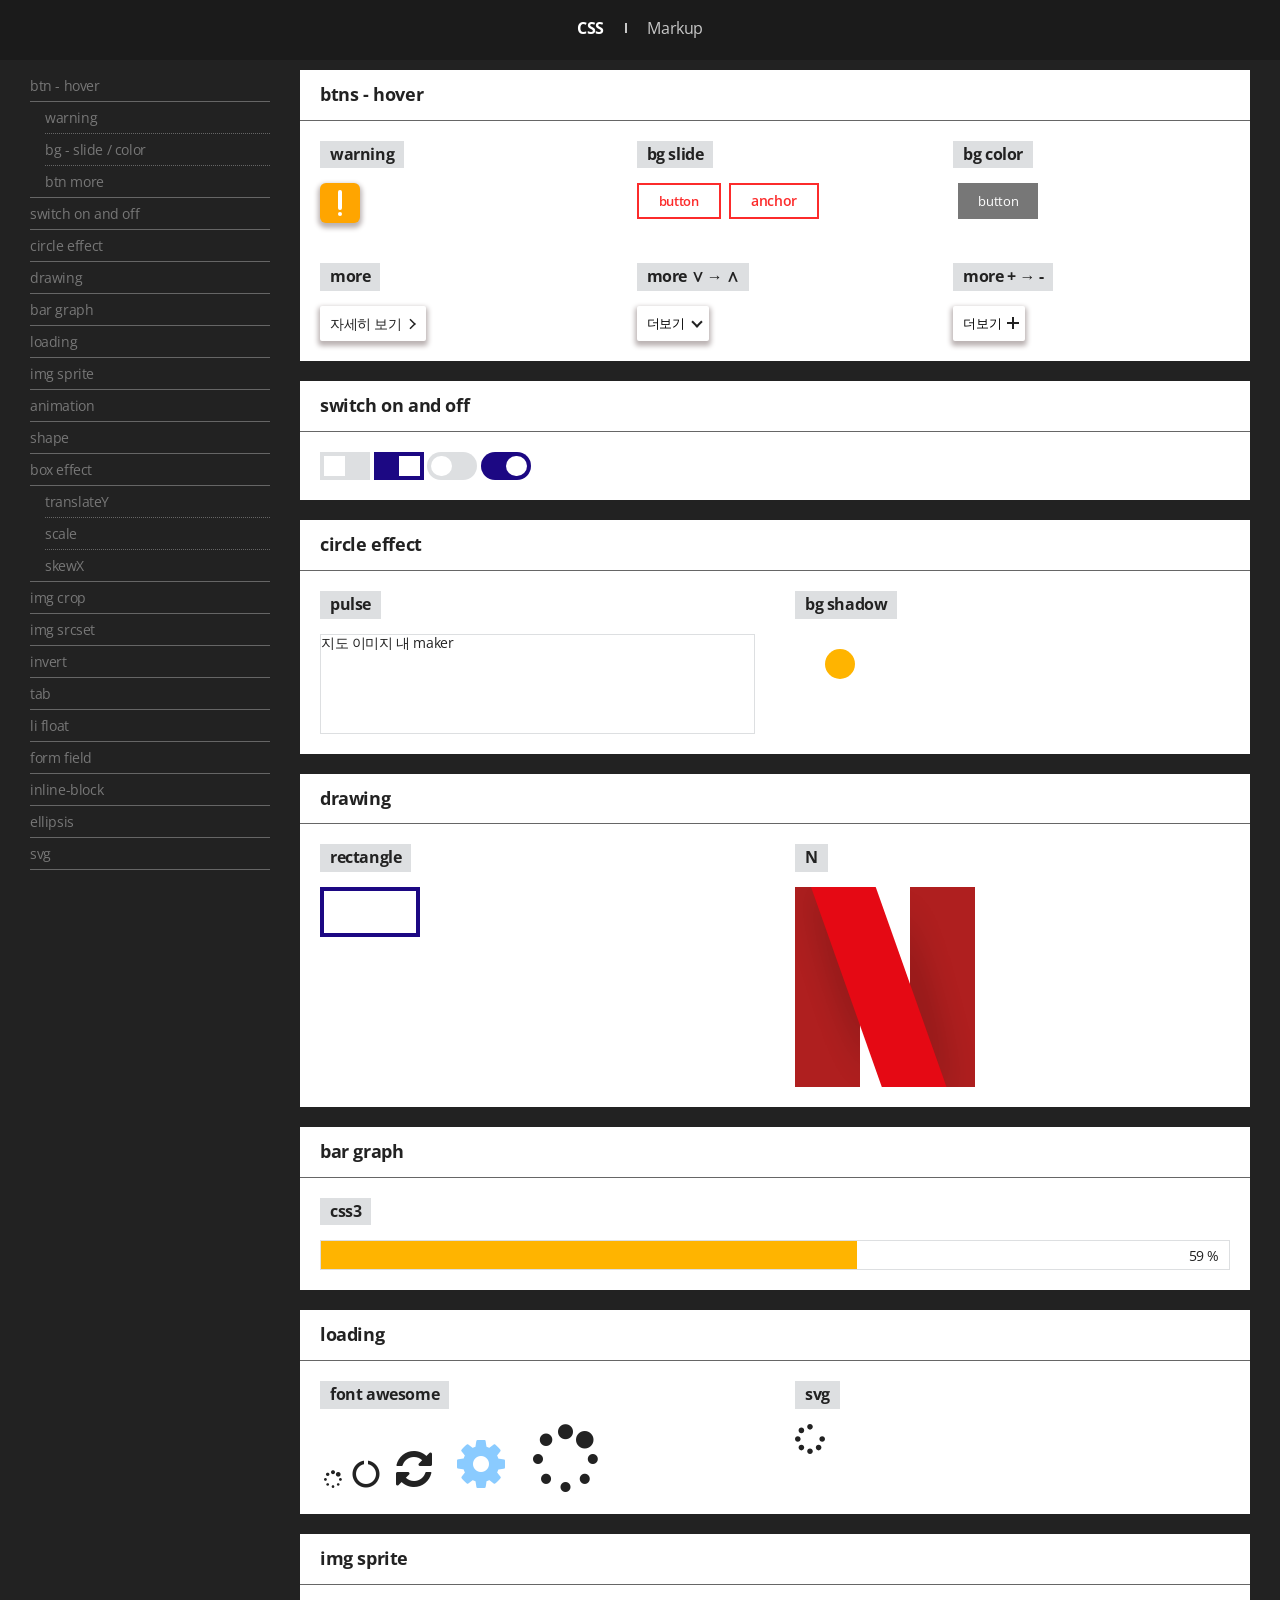
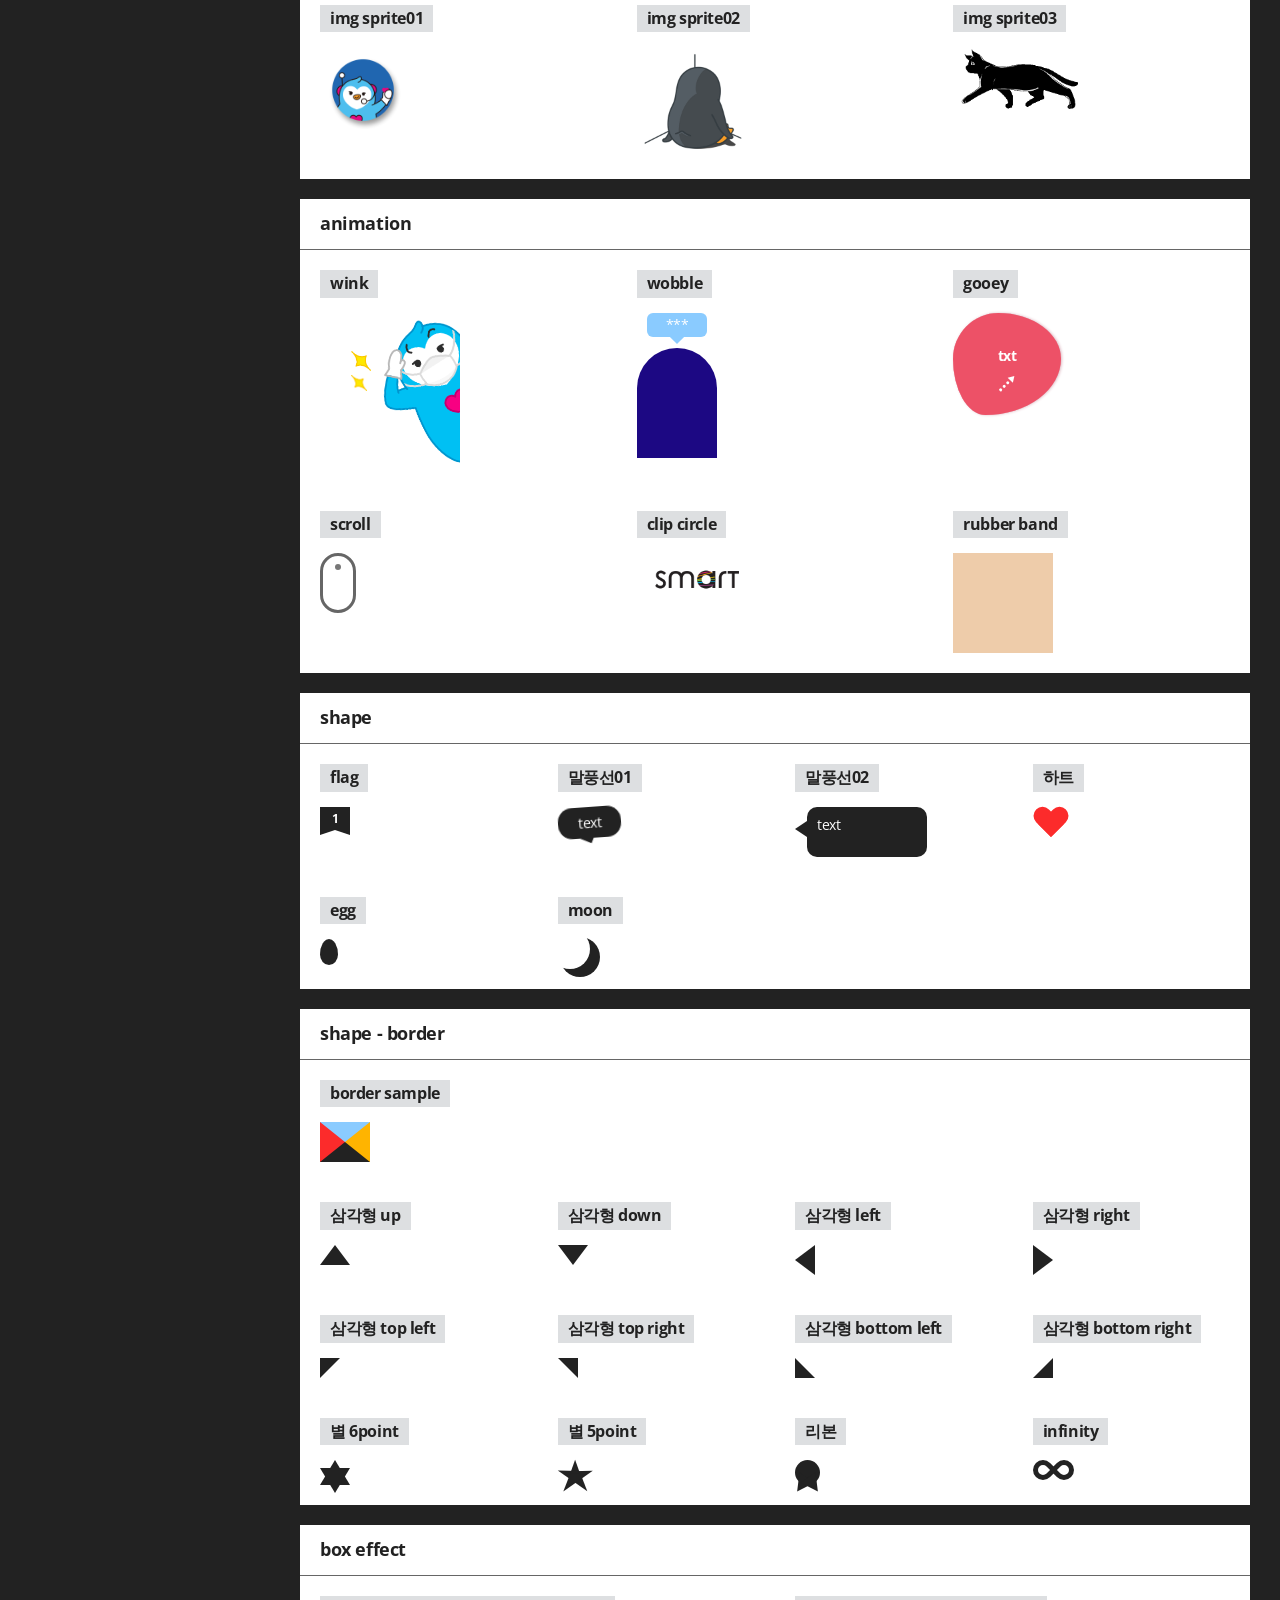
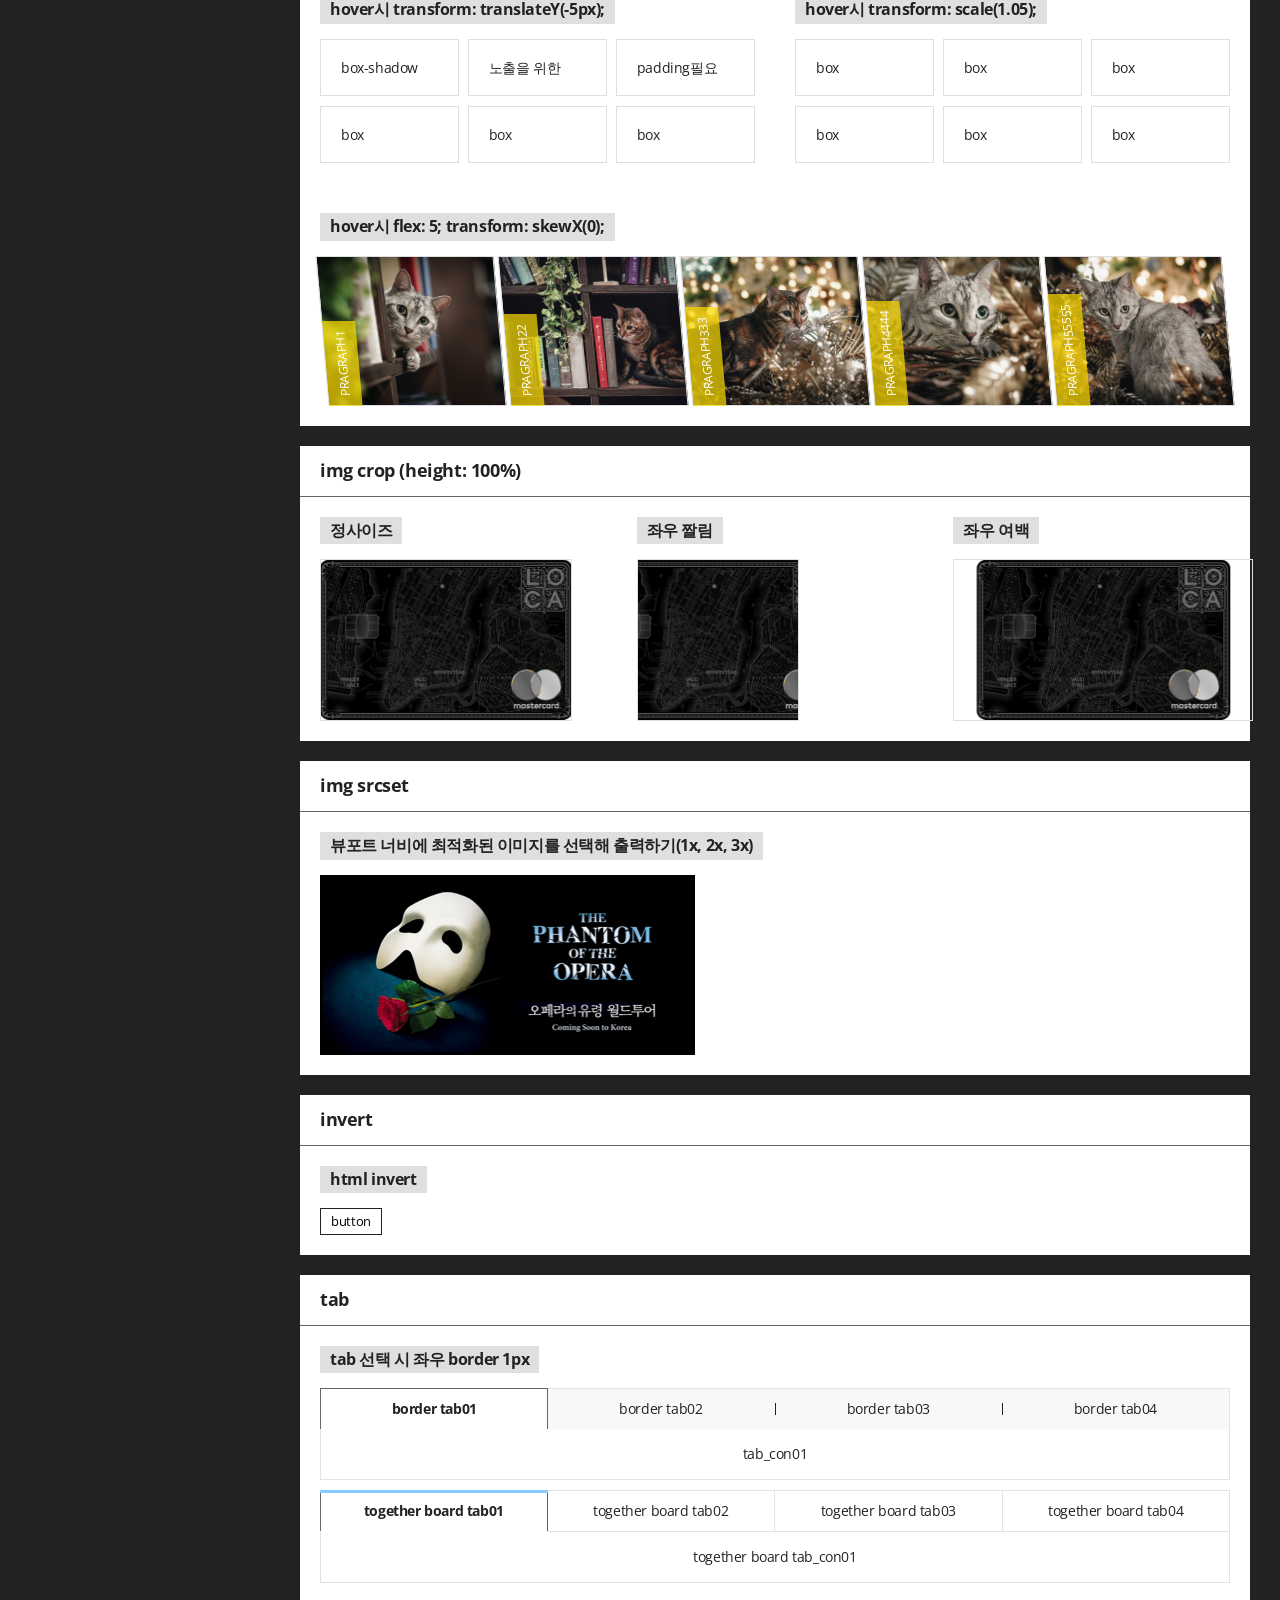
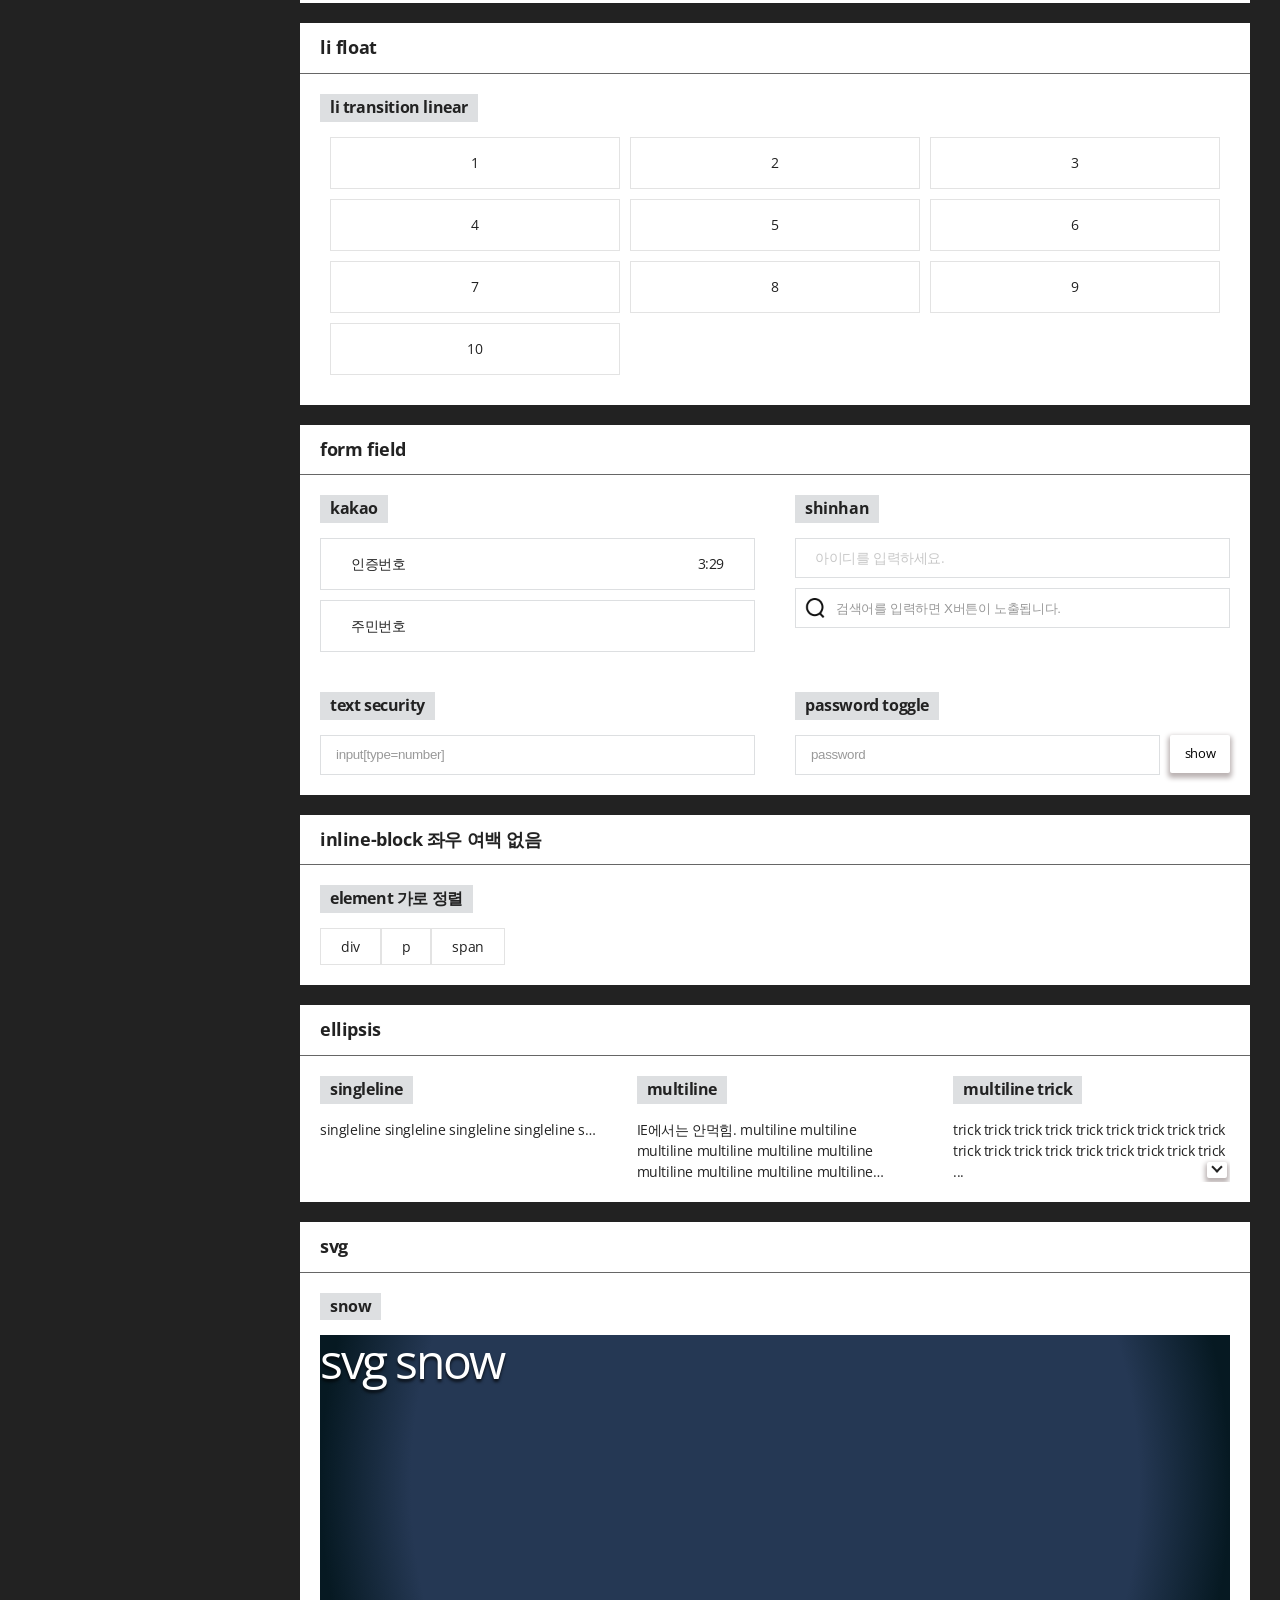
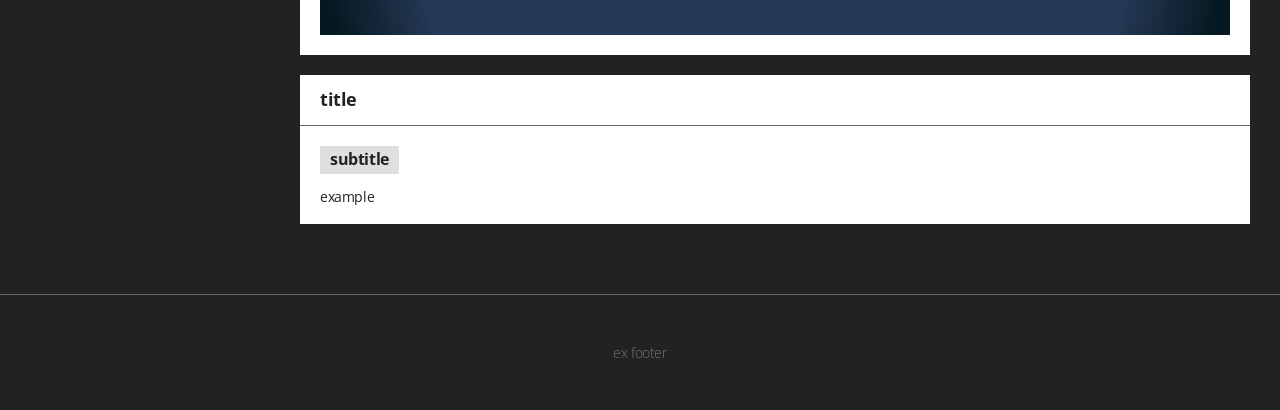
<file: html/css.html>
<!DOCTYPE html>
<html lang="ko">
<head>
	<meta charset="utf-8">
	<meta http-equiv="X-UA-Compatible" content="IE=edge,chrome=1">
	<meta name="viewport" content="width=device-width,initial-scale=1.0,minimum-scale=1.0,maximum-scale=1.0">
	<title>CSS</title>
	<link rel="stylesheet" href="../scss/style.css" type="text/css">
    <link rel="stylesheet" href="//maxcdn.bootstrapcdn.com/font-awesome/4.7.0/css/font-awesome.min.css">
    <link rel="icon" type="image/png" sizes="16x16" href="../img/favicon.png">
    <script src="//code.jquery.com/jquery-1.11.1.min.js"></script>
    <script src="../js/ui.js"></script>
    <script src="../js/slick.min.js"></script>
</head>
	
<body>
<div class="ex_wrap">
    <header class="ex_header">
        <h1>
            <a href="css.html" class="atv">CSS</a>
            <a href="markup.html" target="_blank">Markup</a>
        </h1>
    </header>

    <div class="ex_container">
        <nav class="ex_nav">
            <h2 class="blind">css3 예제 list</h2>
            <ul class="ex_menu">
                <li><a href="#btn_hover">btn - hover</a>
                    <ul>
                        <li>warning</li>
                        <li>bg - slide / color</li>
                        <li>btn more</li>
                    </ul>
                </li>
                <li><a href="#switch_onoff">switch on and off</a></li>
                <li><a href="#circle_box">circle effect</a></li>
                <li><a href="#drawing">drawing</a></li>
                <li><a href="#bar_graph">bar graph</a></li>
                <li><a href="#loading">loading</a></li>
                <li><a href="#sprite">img sprite</a></li>
                <li><a href="#animation">animation</a></li>
                <li><a href="#shape">shape</a></li>
                <li><a href="#boxes">box effect</a>
                    <ul>
                        <li>translateY</li>
                        <li>scale</li>
                        <li>skewX</li>
                    </ul>
                </li>
                <li><a href="#img_crop">img crop</a></li>
                <li><a href="#img_srcset">img srcset</a></li>
                <li><a href="#invert">invert</a></li>
                <li><a href="#tab">tab</a></li>
		<li><a href="#li_float">li float</a></li>
                <li><a href="#form_field">form field</a></li>
                <li><a href="#inline_margin0">inline-block</a></li>
                <li><a href="#ellipsis">ellipsis</a></li>
                <li><a href="#svg">svg</a></li>
                <!--<li><a href="#"></a></li>-->
            </ul> 
        </nav>

        <div class="ex_contents">
            <section id="btn_hover">
                <h3>btns - hover</h3>
                <div class="ex_inner floating3">
                    <h4><span>warning</span></h4>
                    <button class="btn_warning">
                        <span></span>
                        <span></span>
                    </button>
                </div>

                <div class="ex_inner floating3">
                    <h4><span>bg slide</span></h4>
                    <div class="btn_box bg_slide">
                        <button type="button" class="btn"><span>button</span></button>
                        <a href="#" class="btn"><span>anchor</span></a>
                    </div>
                </div>
                
                <div class="ex_inner floating3">
                    <h4><span>bg color</span></h4>
                    <div class="btn_box bg_color">
                        <button type="button" class="btn">button</button>
                    </div>
                </div>

                <div class="ex_inner floating3 clear">
                    <h4><span>more</span></h4>
                    <div class="btn_more btn_more01">
                        <a href="#" class="btn">자세히 보기</a>
                    </div>
                </div>
                
                <div class="ex_inner floating3">
                    <h4><span>more ∨ → ∧</span></h4>
                    <div class="btn_more btn_more02">
                        <button type="button" class="btn">더보기</button>
                    </div>
                </div>
                
                <div class="ex_inner floating3">
                    <h4><span>more + → -</span></h4>
                    <div class="btn_more btn_more03">
                        <button type="button" class="btn">더보기</button>
                    </div>
                </div>
            </section>

            <section id="switch_onoff">
                <h3>switch on and off</h3>
                <div class="ex_inner">
                    <div class="switch_box">
                        <span class="item">
                            <input type="checkbox" id="slider01">
                            <label for="slider01" class="slider"></label>
                        </span>
                        <span class="item">
                            <input type="checkbox" id="slider02" checked="checked">
                            <label for="slider02" class="slider"></label>
                        </span>
                        <span class="item">
                            <input type="checkbox" id="slider03">
                            <label for="slider03" class="slider round"></label>
                        </span>
                        <span class="item">
                            <input type="checkbox" id="slider04" checked="checked">
                            <label for="slider04" class="slider round"></label>
                        </span>
                    </div>
                </div>
            </section>

            <section id="circle_box">
                <h3>circle effect</h3>
                <div class="ex_inner floating2">
                    <h4><span>pulse</span></h4>
                    <div class="map_box">
                        <div class="map">지도 이미지 내 maker</div>
                        <div class="marker_box">
                            <span class="circle circle01"></span>
                            <span class="circle circle02"></span>
                        </div>
                    </div>
                </div>

                <div class="ex_inner floating2">
                    <h4><span>bg shadow</span></h4>
                    <div class="bg_shadow"></div>
                </div>
            </section>
            
            <section id="drawing">
                <h3>drawing</h3>
                <div class="ex_inner floating2">
                    <h4><span>rectangle</span></h4>
                    <div class="draw_box">
                        <span></span>
                        <em>얍!</em>
                    </div>
                </div>
                <div class="ex_inner floating2">
                    <h4><span>N</span></h4>
                    <div class="draw_n">
                        <div class="symbol line_left"><div class="inner"></div></div>
                        <div class="symbol line_right"><div class="inner"></div></div>
                        <div class="symbol line_middle"><div class="inner"></div></div>
                    </div>
					<script>
						setTimeout(function(){
							$(".draw_n").addClass("atv");
						}, 1000);
					</script>
                </div>
            </section>
            
            <section id="bar_graph">
                <h3>bar graph</h3>
                <div class="ex_inner">
                    <h4><span>css3</span></h4>
                    <div class="bar_graph" range="59">
                        <div class="fill"></div>
                        <span class="txt"><em></em> %</span>
                    </div>
                    <script>
                    $(function(){
                        var $bar_range = $(".bar_graph").attr("range"),
                            $bar_fill = $(".bar_graph > .fill"),
                            $bar_txt = $(".bar_graph > .txt > em");
                        
                        $bar_fill.stop().animate({width: $bar_range + "%"}, 500);
                        $bar_txt.text($bar_range);
                    });
                    </script>
                </div>
            </section>
            
            <section id="loading">
                <h3>loading</h3>
                <div class="ex_inner floating2">
                    <h4><span>font awesome</span></h4>
                    <div class="awesome">
                        <i class="fa fa-spinner fa-spin fa-fw fa-lg"></i> 
                        <i class="fa fa-circle-o-notch fa-spin fa-fw fa-2x"></i>
                        <i class="fa fa-refresh fa-spin fa-fw fa-3x"></i>  
                        <i class="fa fa-cog fa-spin fa-fw fa-4x"></i> 
                        <i class="fa fa-spinner fa-pulse fa-fw fa-5x"></i> 
                    </div>
                </div>
                
                <div class="ex_inner floating2">
                    <h4><span>svg</span></h4>
                    <div class="loading">
                        <svg class="spinner" aria-hidden="true" focusable="false" data-prefix="fa" data-icon="spinner" role="img" xmlns="http://www.w3.org/2000/svg" viewBox="0 0 512 512">
                            <path fill="currentColor" d="M304 48c0 26.51-21.49 48-48 48s-48-21.49-48-48 21.49-48 48-48 48 21.49 48 48zm-48 368c-26.51 0-48 21.49-48 48s21.49 48 48 48 48-21.49 48-48-21.49-48-48-48zm208-208c-26.51 0-48 21.49-48 48s21.49 48 48 48 48-21.49 48-48-21.49-48-48-48zM96 256c0-26.51-21.49-48-48-48S0 229.49 0 256s21.49 48 48 48 48-21.49 48-48zm12.922 99.078c-26.51 0-48 21.49-48 48s21.49 48 48 48 48-21.49 48-48c0-26.509-21.491-48-48-48zm294.156 0c-26.51 0-48 21.49-48 48s21.49 48 48 48 48-21.49 48-48c0-26.509-21.49-48-48-48zM108.922 60.922c-26.51 0-48 21.49-48 48s21.49 48 48 48 48-21.49 48-48-21.491-48-48-48z"></path>
                        </svg>
                    </div>
                </div>
            </section>
            
            <section id="sprite">
                <h3>img sprite</h3>
                <div class="ex_inner floating3">
                    <h4><span>img sprite01</span></h4>
                    <div class="sprite sprite01">
                        <div class="character"></div>
                    </div>
                </div>
                
                <div class="ex_inner floating3">
                    <h4><span>img sprite02</span></h4>
                    <div class="sprite sprite02">
                        <div class="character"></div>
                    </div>
                </div>
                
                <div class="ex_inner floating3">
                    <h4><span>img sprite03</span></h4>
                    <div class="sprite sprite03">
                        <div class="character"></div>
                    </div>
                </div>
            </section>
            
            <section id="animation">
                <h3>animation</h3>
                <div class="ex_inner floating3">
                    <h4><span>wink</span></h4>
                    <div class="wink">
                        <div class="character"></div>
                        <div class="star01"></div>
                        <div class="star02"></div>
                    </div>
                </div>
                
                <div class="ex_inner floating3">
                    <h4><span>wobble</span></h4>
                    <div class="wobble_box">
                        <div class="obj"></div>
                        <div class="wobble">***</div>
                    </div>
                </div>
                
                <div class="ex_inner floating3">
                    <h4><span>gooey</span></h4>
                    <div class="gooey_box">
                        <span class="txt">txt</span>
                        <span class="arrow updown"><img src="../img/icon_arrow.svg" alt="↗"></span>
                        <span class="gooey"></span>
                    </div>
                </div>
                
                <div class="ex_inner floating3 clear">
                    <h4><span>scroll</span></h4>
                    <div class="scroll_box">
                    </div>
                </div>
				
                <div class="ex_inner floating3">
                    <h4><span>clip circle</span></h4>
                    <div class="clip_box">
						<img src="../img/clip_circle.png">
                    </div>
                </div>
				
                <div class="ex_inner floating3">
                    <h4><span>rubber band</span></h4>
                    <div class="rubber_box"></div>
                </div>
            </section>
            
            <section id="shape">
                <h3>shape</h3>
                <div class="ex_inner floating4">
                    <h4><span>flag</span></h4>
					<div class="flag">1</div>
                </div>
                <div class="ex_inner floating4">
                    <h4><span>말풍선01</span></h4>
					<div class="talk_bubble01"><span>text</span></div>
                </div>
                <div class="ex_inner floating4">
                    <h4><span>말풍선02</span></h4>
					<div class="talk_bubble02"><span>text</span></div>
                </div>
				<div class="ex_inner floating4">
                    <h4><span>하트</span></h4>
					<div class="heart"></div>
                </div>
				<div class="ex_inner floating4 clear">
					<h4><span>egg</span></h4>
					<div class="egg"></div>
				</div>
				<div class="ex_inner floating4">
					<h4><span>moon</span></h4>
					<div class="moon"></div>
				</div>
			</section>
			
			<section id="">
				<h3>shape - border</h3>
                <div class="ex_inner">
                    <h4><span>border sample</span></h4>
					<div class="border_shape"></div>
                </div>
                <div class="ex_inner floating4 clear">
                    <h4><span>삼각형 up</span></h4>
					<div class="triangle up"></div>
                </div>
				<div class="ex_inner floating4">
					<h4><span>삼각형 down</span></h4>
					<div class="triangle down"></div>
				</div>
                <div class="ex_inner floating4">
                    <h4><span>삼각형 left</span></h4>
					<div class="triangle left"></div>
                </div>
				<div class="ex_inner floating4">
					<h4><span>삼각형 right</span></h4>
					<div class="triangle right"></div>
				</div>
				
                <div class="ex_inner floating4 clear">
                    <h4><span>삼각형 top left</span></h4>
					<div class="triangle top_left"></div>
                </div>
				<div class="ex_inner floating4">
					<h4><span>삼각형 top right</span></h4>
					<div class="triangle top_right"></div>
				</div>
                <div class="ex_inner floating4">
                    <h4><span>삼각형 bottom left</span></h4>
					<div class="triangle btm_left"></div>
                </div>
				<div class="ex_inner floating4">
					<h4><span>삼각형 bottom right</span></h4>
					<div class="triangle btm_right"></div>
				</div>
				
				<div class="ex_inner floating4 clear">
					<h4><span>별 6point</span></h4>
					<div class="star_six"></div>
				</div>
				<div class="ex_inner floating4">
					<h4><span>별 5point</span></h4>
					<div class="star_five"></div>
				</div>
                <div class="ex_inner floating4">
                    <h4><span>리본</span></h4>
					<div class="ribbon"></div>
                </div>
                <div class="ex_inner floating4">
                    <h4><span>infinity</span></h4>
					<div class="infinity"></div>
                </div>
            </section>
            
            <section id="boxes">
                <h3>box effect</h3>
                <div class="ex_inner floating2">
                    <h4><span>hover시 transform: translateY(-5px);</span></h4>
                    <ul class="box_type box_type01">
                        <li class="box"><a href="#">box-shadow </a></li>
                        <li class="box"><a href="#">노출을 위한</a></li>
                        <li class="box"><a href="#">padding필요</a></li>
                        <li class="box"><a href="#">box</a></li>
                        <li class="box"><a href="#">box</a></li>
                        <li class="box"><a href="#">box</a></li>
                    </ul>
                </div>

                <div class="ex_inner floating2">
                    <h4><span>hover시 transform: scale(1.05);</span></h4>
                    <ul class="box_type box_type02">
                        <li class="box"><a href="#">box</a></li>
                        <li class="box"><a href="#">box</a></li>
                        <li class="box"><a href="#">box</a></li>
                        <li class="box"><a href="#">box</a></li>
                        <li class="box"><a href="#">box</a></li>
                        <li class="box"><a href="#">box</a></li>
                    </ul>
                </div>

                <div class="ex_inner clear">
                    <h4><span>hover시 flex: 5; transform: skewX(0);</span></h4>
                    <div class="box_type03">
                        <div class="box box01">
                            <p>pragraph1</p>
                        </div>
                        <div class="box box02">
                            <p>pragraph22</p>
                        </div>
                        <div class="box box03">
                            <p>pragraph333</p>
                        </div>
                        <div class="box box04">
                            <p>pragraph4444</p>
                        </div>
                        <div class="box box05">
                            <p>pragraph55555</p>
                        </div>
                    </div>
                </div>
            </section>
            
            <section id="img_crop">
                <h3>img crop (height: 100%)</h3>
                <div class="ex_inner floating3">
                    <h4><span>정사이즈</span></h4>
                    <div class="crop_box">
                        <img src="../img/crop.png">
                    </div>
                </div>
                
                <div class="ex_inner floating3">
                    <h4><span>좌우 짤림</span></h4>
                    <div class="crop_box type02">
                        <img src="../img/crop.png">
                    </div>
                </div>
                
                <div class="ex_inner floating3">
                    <h4><span>좌우 여백</span></h4>
                    <div class="crop_box type03">
                        <img src="../img/crop.png">
                    </div>
                </div>
            </section>
            
            <section id="img_srcset">
                <h3>img srcset</h3>
                <div class="ex_inner">
                    <h4><span>뷰포트 너비에 최적화된 이미지를 선택해 출력하기(1x, 2x, 3x)</span></h4>
                    <div class="box">
                        <img src="../img/musical_img.png" srcset="../img/musical_img@2x.png 2x, ../img/musical_img@3x.png 3x" alt="">
                    </div>
                </div>
            </section>
            
            <section id="invert">
                <h3>invert</h3>
                <div class="ex_inner">
                    <h4><span>html invert</span></h4>
                    <div class="invert">
                        <button type="button">button</button>
                    </div>
                </div>
                <!-- .scss 내에 삽입 시 오류 발생하여 html파일 안에 추가함 -->
                <style>
                    html.invert_atv{
                        -webkit-filter: invert();
                        filter: progid:DXImageTransform.Microsoft.BasicImage(invert=1);
                        -ms-filter: "progid:DXImageTransform.Microsoft.BasicImage(invert=1)";
                    }
                </style>
            </section>

            <section id="tab">
                <h3>tab</h3>
                <div class="ex_inner">
                    <h4><span>tab 선택 시 좌우 border 1px</span></h4>
                    <div class="tab_box">
                        <ul class="tabs tabs01">
                            <li class="atv"><a href="#tab01">border tab01</a></li>
                            <li><a href="#tab02">border tab02</a></li>
                            <li><a href="#tab03">border tab03</a></li>
                            <li><a href="#tab04">border tab04</a></li>
                        </ul>
                        <div class="tab_con_wrap tab_con_wrap01">
                            <div class="tab_con" id="tab01">tab_con01</div>
                            <div class="tab_con" id="tab02">tab_con02</div>
                            <div class="tab_con" id="tab03">tab_con03</div>
                            <div class="tab_con" id="tab04">tab_con04</div>
                        </div>
                        
                        <ul class="tabs tabs02">
                            <li class="atv"><a href="#tab0201">together board tab01</a></li>
                            <li><a href="#tab0202">together board tab02</a></li>
                            <li><a href="#tab0203">together board tab03</a></li>
                            <li><a href="#tab0204">together board tab04</a></li>
                        </ul>
                        <div class="tab_con_wrap tab_con_wrap02">
                            <div class="tab_con" id="">together board tab_con01</div>
                            <div class="tab_con" id="">together board tab_con02</div>
                            <div class="tab_con" id="">together board tab_con03</div>
                            <div class="tab_con" id="">together board tab_con04</div>
                        </div>
                    </div>
                </div>
                <script>
                    tab_box(".tabs01 > li > a", ".tab_con_wrap01 > .tab_con");
                    tab_box(".tabs02 > li > a", ".tab_con_wrap02 > .tab_con");
                </script>
            </section>
			
            <section id="li_float">
                <h3>li float</h3>
                <div class="ex_inner">
                    <h4><span>li transition linear</span></h4>
                    <ul class="linear_box">
						<li>1</li>
						<li>2</li>
						<li>3</li>
						<li>4</li>
						<li>5</li>
						<li>6</li>
						<li>7</li>
						<li>8</li>
						<li>9</li>
						<li>10</li>
					</ul>
                </div>
            </section>

            <section id="form_field">
                <h3>form field</h3>
                <div class="ex_inner floating2">
                    <h4><span>kakao</span></h4>
                    <div class="kakao">
                        <div class="box">
                            <input type="text" class="txt_number" id="certify_number" placeholder="인증번호" value="">
                            <label for="certify_number" class="txt_label">인증번호</label>
                            <span class="txt_time">
                                <span class="blind">남은시간</span>3:29
                            </span>
                        </div>
                        <div class="box jumin">
                            <input type="tel" class="txt_number jumin01" id="jumin01" placeholder="주민등록번호 앞자리" value="" maxlength="6">
                            <span class="dash">-</span>
                            <input type="tel" class="txt_number jumin02" id="jumin02" placeholder="주민등록번호 뒷자리" value="" maxlength="7">
                            <label for="jumin01" class="txt_label">주민번호</label>
                        </div>
                    </div>
                    <script>
                    $(function(){
                        var $jumin = $(".kakao .box.jumin"),
                            $jumin01 = $(".kakao .jumin01"),
                            $jumin02 = $(".kakao .jumin02");

                        $jumin01.click(function() {
                            $(this).putCursorAtEnd().on("focus", function() {$(this).putCursorAtEnd()});
                        });
                        $jumin01.on("keyup", function(){
                            if ($(this).val().length == 6){
                                $jumin.addClass("atv");
                                $jumin02.focus();
                            } else{
                                if (!$jumin02.val()){
                                    $jumin.removeClass("atv");
                                }
                            }
                        });
                    });
                        
                    //$jumin01를 터치할 경우, 포커스를 입력된 숫자의 맨 끝으로 보내기
                    jQuery.fn.putCursorAtEnd = function(){
                        return this.each(function(){
                            var $el = $(this),
                                el = this;

                            if (!$el.is(":focus"))
                                $el.focus();

                            if (el.setSelectionRange){
                                var len = $el.val().length * 2;

                                setTimeout(function(){
                                    el.setSelectionRange(len, len);
                                }, 1);
                            } else{
                                $el.val($el.val());
                            }

                            this.scrollTop = 999999;
                        });
                    };
                    </script>
                </div>
                    
                <div class="ex_inner floating2">
                    <h4><span>shinhan</span></h4> 
                    <div class="shinhan">
                        <div class="box user">
                            <input type="text" class="" id="user_id" title="아이디 영문·숫자 4~16자리 입력" value="">
                            <label for="user_id" class="user_id">아이디를 입력하세요.</label>
                        </div>
                        <div class="box srch">
                            <label for="srch_txt"><img src="../img/ico_search.png"></label>
                            <input type="text" id="srch_txt" placeholder="검색어를 입력하면 X버튼이 노출됩니다.">
                            <button type="reset" class="btn_clear"><span class="blind">삭제</span></button>
                        </div>
                    </div>
                    <script>
                    $(function(){
                        var $txt = $(".shinhan .srch > input"),
                            $btn_clear = $(".shinhan .srch > .btn_clear");
                        $txt.on("input", function(){
                            if ($txt.val() == "")
                                $btn_clear.hide();
                            else
                                $btn_clear.show();
                        });
                        $btn_clear.on("click", function(){
                            $txt.val("");
                        });
                    });
                    </script>
                </div>
                
                <div class="ex_inner floating2 clear">
                    <h4><span>text security</span></h4>
                    <div class="txt_security">
                        <input type="number" pattern="[0-9]*" placeholder="input[type=number]">
                    </div>
                </div>
                
                <div class="ex_inner floating2">
                    <h4><span>password toggle</span></h4>
                    <div class="pw_toggle">
                        <input type="password" class="pw_input" placeholder="password">
                        <button type="button" class="btn_pw_toggle" onclick="pw_show();">show</button>
                    </div>
                    <script>
                        function pw_show() {
                            const toggle_btn = document.querySelector(".pw_toggle > .btn_pw_toggle");
                            const toggle_input = document.querySelector(".pw_toggle > .pw_input");
                            if (toggle_input.type === "password") {
                                toggle_input.type = "text";
                                toggle_btn.innerText = "hide";
                            } else {
                                toggle_input.type = "password";
                                toggle_btn.innerText = "show";
                            }
                        }
                    </script>
                </div>
            </section>
            
            <section id="inline_margin0">
                <h3>inline-block 좌우 여백 없음</h3>
                <div class="ex_inner">
                    <h4><span>element 가로 정렬</span></h4>
                    <div class="inline_box">
                        <div>div</div>
                        <p>p</p>
                        <span>span</span>
                    </div>
                </div>
            </section>
            
            <section id="ellipsis">
                <h3>ellipsis</h3>
                <div class="ex_inner floating3">
                    <h4><span>singleline</span></h4>
                    <div class="ellipsis_box singleline">
                        singleline singleline singleline singleline singleline singleline singleline singleline singleline singleline singleline singleline singleline singleline singleline singleline singleline singleline singleline singleline singleline singleline singleline singleline
                    </div>
                </div>
                
                <div class="ex_inner floating3">
                    <h4><span>multiline</span></h4>
                    <div class="ellipsis_box multiline">
                        IE에서는 안먹힘. multiline multiline multiline multiline multiline multiline multiline multiline multiline multiline multiline multiline multiline multiline multiline multiline multiline multiline multiline multiline multiline multiline multiline multiline multiline multiline multiline
                    </div>
                </div>
				
				<div class="ex_inner floating3">
                    <h4><span>multiline trick</span></h4>
                    <div class="ellipsis_box trick">
                        trick trick trick trick trick trick trick trick trick trick trick trick trick trick trick trick trick trick trick trick trick trick trick trick trick trick trick trick trick trick trick trick trick trick trick trick trick trick trick trick trick trick trick trick trick trick trick trick trick trick trick trick trick trick trick trick trick trick trick trick trick trick trick trick trick trick trick trick trick trick trick trick trick trick trick trick trick trick trick trick trick trick
						<span class="txt_ellipsis">...</span>
						<div class="btn_more btn_more02">
							<button type="button" class="btn"></button>
						</div>
                    </div>
					<script>
						$(function(){
							$(".ellipsis_box.trick .btn_more > .btn").on("click", function(){
								if ($(this).hasClass("atv")){
									$(this).removeClass("atv");
									$(this).parents(".ellipsis_box").removeClass("atv");
								} else{
									$(this).addClass("atv");
									$(this).parents(".ellipsis_box").addClass("atv");
								}
							});
						});
					</script>
                </div>
            </section>
            
            <section id="svg">
                <h3>svg</h3>
                <div class="ex_inner">
                    <h4><span>snow</span></h4>
                    <div class="snow_box">
                        <div class="snow">
                            <svg xmlns="http://www.w3.org/2000/svg" viewBox="0 0 1024 1536" preserveAspectRatio="xMidYMax slice">
                                <g fill="#fff" fill-opacity=".15" transform="translate(55 42)">
                                    <g id="snow_bottom_layer">
                                        <ellipse cx="6" cy="1009.5" rx="6" ry="5.5"/>
                                        <ellipse cx="138" cy="1110.5" rx="6" ry="5.5"/>
                                        <ellipse cx="398" cy="1055.5" rx="6" ry="5.5"/>
                                        <ellipse cx="719" cy="1284.5" rx="6" ry="5.5"/>
                                        <ellipse cx="760" cy="1155.5" rx="6" ry="5.5"/>
                                        <ellipse cx="635" cy="1459.5" rx="6" ry="5.5"/>
                                        <ellipse cx="478" cy="1335.5" rx="6" ry="5.5"/>
                                        <ellipse cx="322" cy="1414.5" rx="6" ry="5.5"/>
                                        <ellipse cx="247" cy="1234.5" rx="6" ry="5.5"/>
                                        <ellipse cx="154" cy="1425.5" rx="6" ry="5.5"/>
                                        <ellipse cx="731" cy="773.5" rx="6" ry="5.5"/>
                                        <ellipse cx="599" cy="874.5" rx="6" ry="5.5"/>
                                        <ellipse cx="339" cy="819.5" rx="6" ry="5.5"/>
                                        <ellipse cx="239" cy="1004.5" rx="6" ry="5.5"/>
                                        <ellipse cx="113" cy="863.5" rx="6" ry="5.5"/>
                                        <ellipse cx="102" cy="1223.5" rx="6" ry="5.5"/>
                                        <ellipse cx="395" cy="1155.5" rx="6" ry="5.5"/>
                                        <ellipse cx="826" cy="943.5" rx="6" ry="5.5"/>
                                        <ellipse cx="626" cy="1054.5" rx="6" ry="5.5"/>
                                        <ellipse cx="887" cy="1366.5" rx="6" ry="5.5"/>
                                        <ellipse cx="6" cy="241.5" rx="6" ry="5.5"/>
                                        <ellipse cx="138" cy="342.5" rx="6" ry="5.5"/>
                                        <ellipse cx="398" cy="287.5" rx="6" ry="5.5"/>
                                        <ellipse cx="719" cy="516.5" rx="6" ry="5.5"/>
                                        <ellipse cx="760" cy="387.5" rx="6" ry="5.5"/>
                                        <ellipse cx="635" cy="691.5" rx="6" ry="5.5"/>
                                        <ellipse cx="478" cy="567.5" rx="6" ry="5.5"/>
                                        <ellipse cx="322" cy="646.5" rx="6" ry="5.5"/>
                                        <ellipse cx="247" cy="466.5" rx="6" ry="5.5"/>
                                        <ellipse cx="154" cy="657.5" rx="6" ry="5.5"/>
                                        <ellipse cx="731" cy="5.5" rx="6" ry="5.5"/>
                                        <ellipse cx="599" cy="106.5" rx="6" ry="5.5"/>
                                        <ellipse cx="339" cy="51.5" rx="6" ry="5.5"/>
                                        <ellipse cx="239" cy="236.5" rx="6" ry="5.5"/>
                                        <ellipse cx="113" cy="95.5" rx="6" ry="5.5"/>
                                        <ellipse cx="102" cy="455.5" rx="6" ry="5.5"/>
                                        <ellipse cx="395" cy="387.5" rx="6" ry="5.5"/>
                                        <ellipse cx="826" cy="175.5" rx="6" ry="5.5"/>
                                        <ellipse cx="626" cy="286.5" rx="6" ry="5.5"/>
                                        <ellipse cx="887" cy="598.5" rx="6" ry="5.5"/>
                                    </g>
                                </g>
                                <g fill="#fff" fill-opacity=".5" transform="translate(65 63)">
                                    <g id="snow_top_layer">
                                        <circle cx="8" cy="776" r="8"/>
                                        <circle cx="189" cy="925" r="8"/>
                                        <circle cx="548" cy="844" r="8"/>
                                        <circle cx="685" cy="1115" r="8"/>
                                        <circle cx="858" cy="909" r="8"/>
                                        <circle cx="874" cy="1438" r="8" transform="rotate(180 874 1438)"/>
                                        <circle cx="657" cy="1256" r="8" transform="rotate(180 657 1256)"/>
                                        <circle cx="443" cy="1372" r="8" transform="rotate(180 443 1372)"/>
                                        <circle cx="339" cy="1107" r="8" transform="rotate(180 339 1107)"/>
                                        <circle cx="24" cy="1305" r="8" transform="rotate(180 24 1305)"/>
                                        <circle cx="8" cy="8" r="8"/>
                                        <circle cx="189" cy="157" r="8"/>
                                        <circle cx="548" cy="76" r="8"/>
                                        <circle cx="685" cy="347" r="8"/>
                                        <circle cx="858" cy="141" r="8"/>
                                        <circle cx="874" cy="670" r="8" transform="rotate(180 874 670)"/>
                                        <circle cx="657" cy="488" r="8" transform="rotate(180 657 488)"/>
                                        <circle cx="443" cy="604" r="8" transform="rotate(180 443 604)"/>
                                        <circle cx="339" cy="339" r="8" transform="rotate(180 339 339)"/>
                                        <circle cx="24" cy="537" r="8" transform="rotate(180 24 537)"/>
                                    </g>
                                </g>
                            </svg>
                        </div>
                        <div class="txt">svg snow</div>
                    </div>
                </div>
            </section>

            
            <section id="hover">
                <h3>title</h3>
                <div class="ex_inner">
                    <h4><span>subtitle</span></h4>
                    example
                </div>
            </section>
        </div>

        <div class="go_top">
            <button type="button" class="btn">Top</button>
        </div>
    </div>

    <footer class="ex_footer">
        ex footer
    </footer> 
</div>
</body>
</html>
</file>
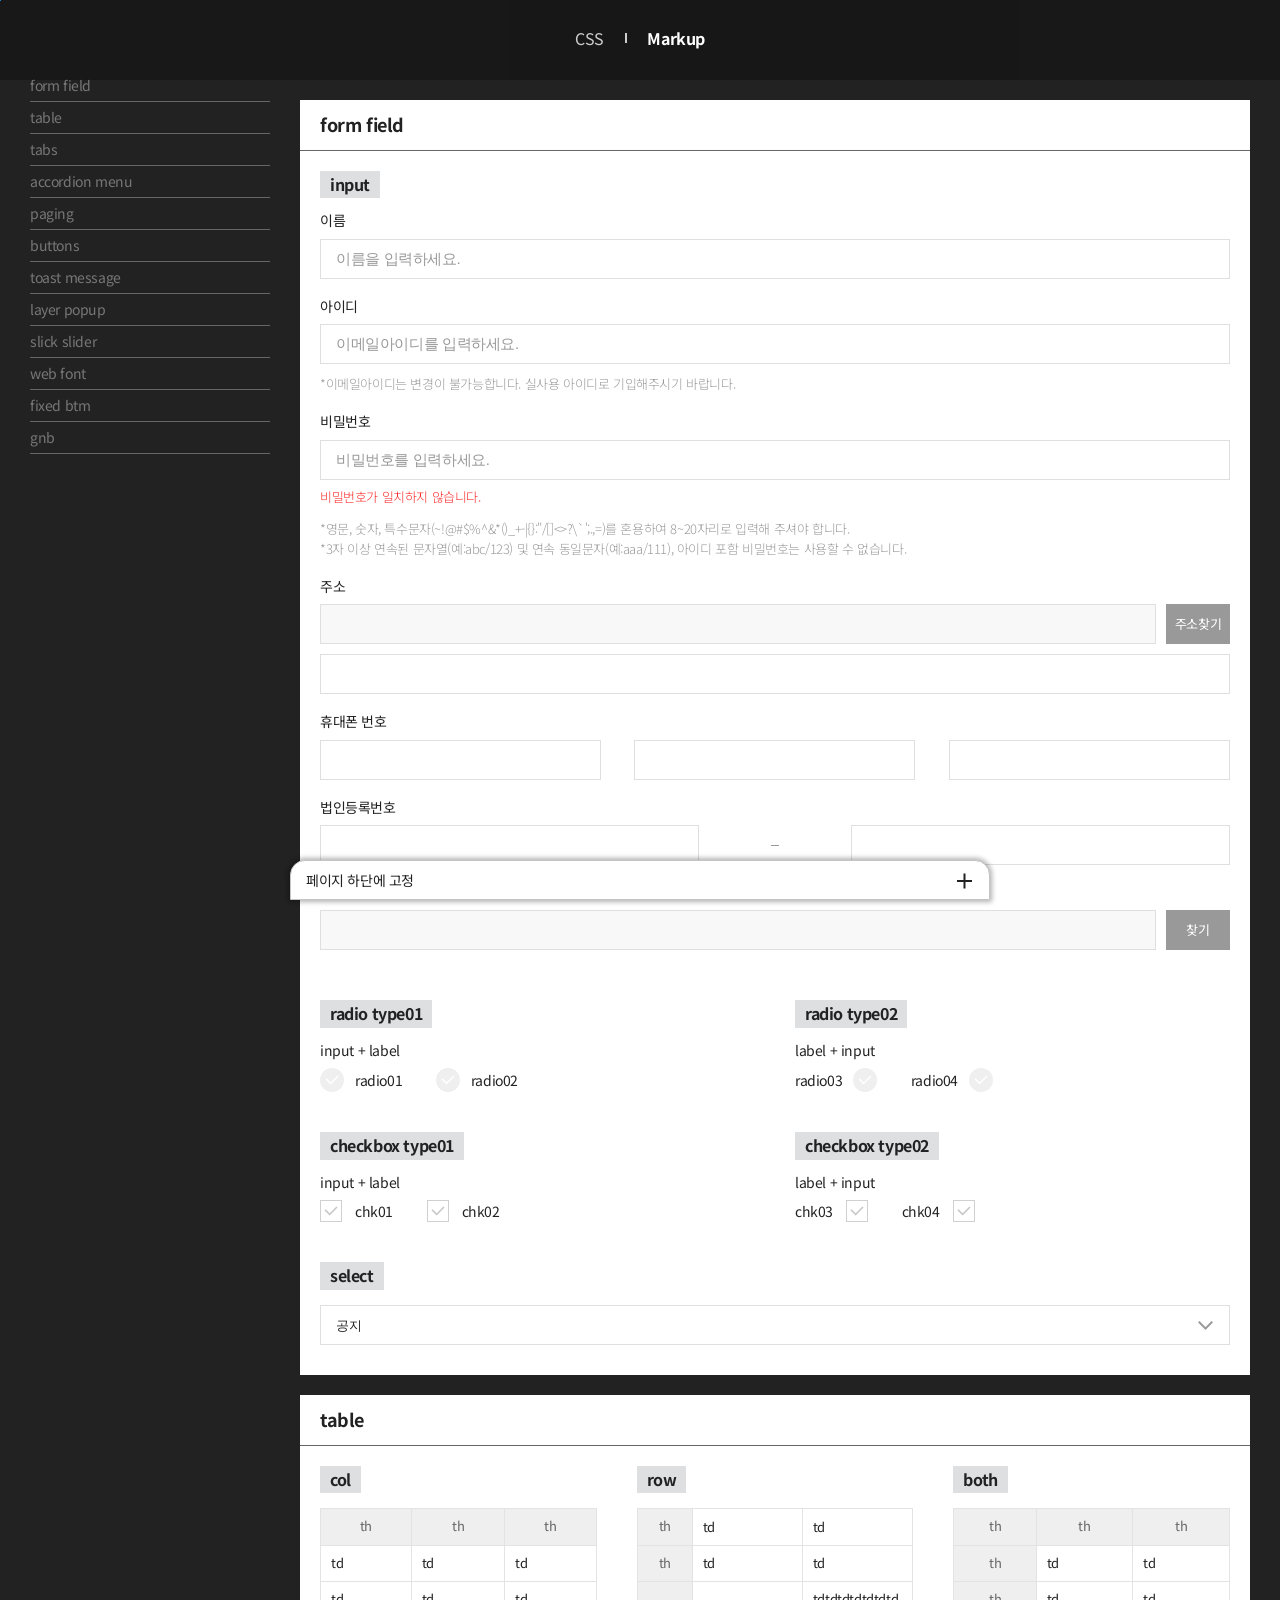
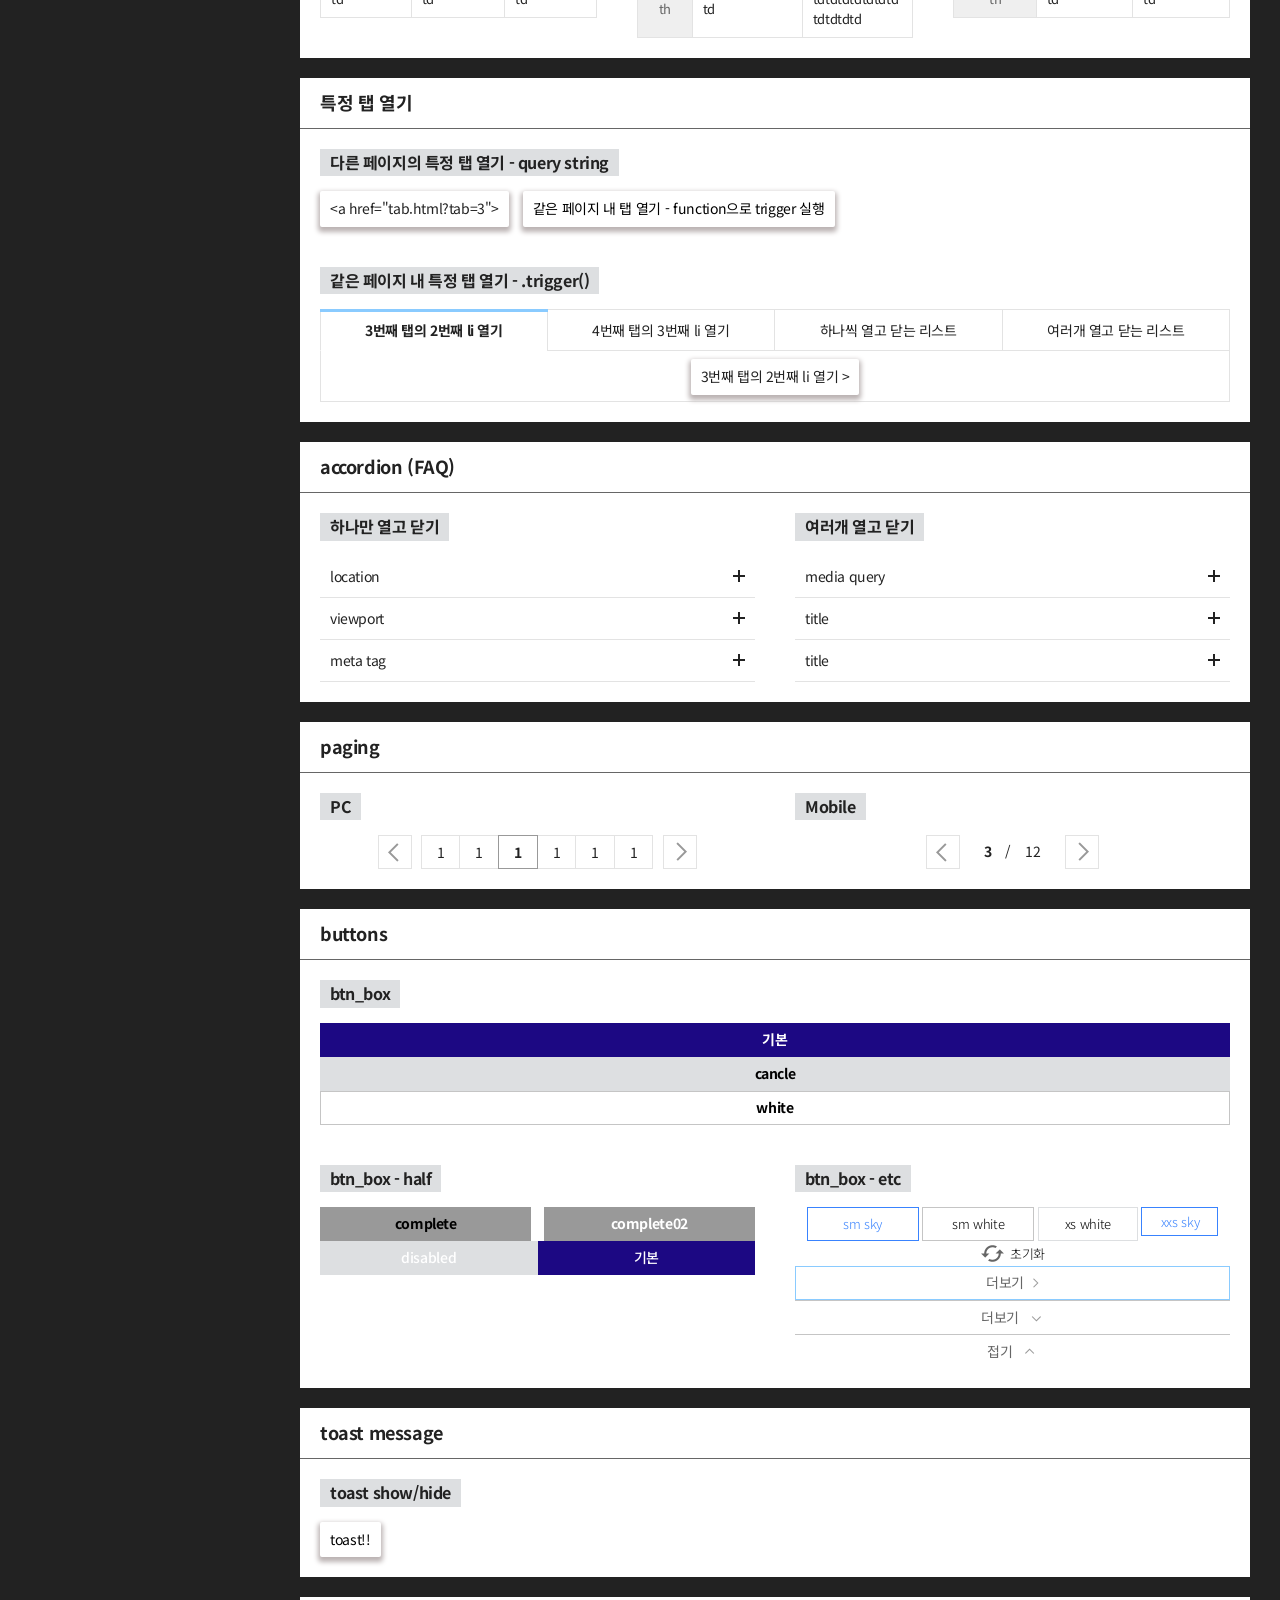
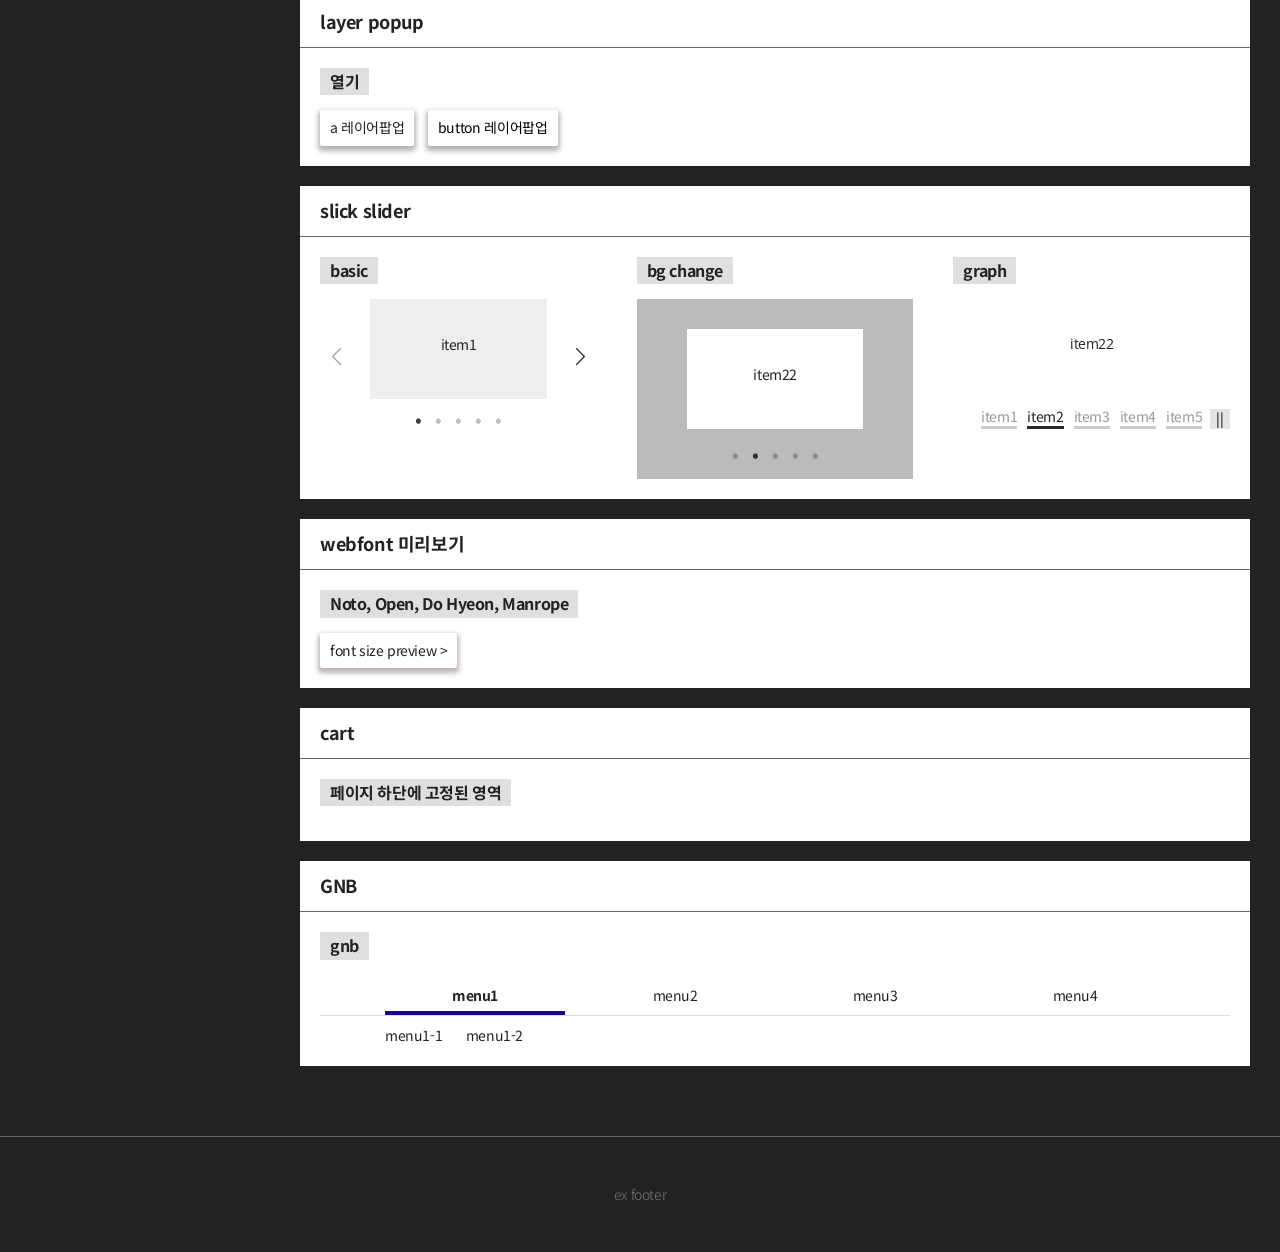
<file: html/markup.html>
<!DOCTYPE html>
<html lang="ko">
<head>
	<meta charset="utf-8">
	<meta http-equiv="X-UA-Compatible" content="IE=edge,chrome=1">
	<meta name="viewport" content="width=device-width,initial-scale=1.0,minimum-scale=1.0,maximum-scale=1.0">
	<title>Markup</title>
	<link rel="stylesheet" href="../css/style.css" type="text/css">
	<link rel="stylesheet" href="//maxcdn.bootstrapcdn.com/font-awesome/4.7.0/css/font-awesome.min.css">
	<link rel="icon" type="image/png" sizes="16x16" href="../img/favicon.png">
	<script src="//code.jquery.com/jquery-1.11.1.min.js"></script>
	<script src="../js/ui.js"></script>
	<script src="../js/slick.min.js"></script>
</head>
	
<body>
<div id="skip">
	<a href="#ex_contents">본문내용 바로가기</a>
	<a href="#ex_nav">주메뉴 바로가기</a>
</div>
	
<div class="ex_wrap">
    <header class="ex_header">
        <h1>
            <a href="css.html" target="_blank">CSS</a>
            <a href="markup.html" class="atv">Markup</a>
        </h1>
    </header>

    <div class="ex_container">
        <nav class="ex_nav" id="ex_nav">
            <h2 class="blind">Markup list</h2>
            <ul class="ex_menu">
                <li><a href="#form_field">form field</a></li>
                <li><a href="#tbl">table</a></li>
                <li><a href="#open_tab">tabs</a></li>
                <li><a href="#accordion">accordion menu</a></li>
                <li><a href="#paging">paging</a></li>
                <li><a href="#btn_box">buttons</a></li>
                <li><a href="#toast">toast message</a></li>
                <li><a href="#layerpopup">layer popup</a></li>
                <li><a href="#slider">slick slider</a></li>
                <li><a href="#webfont">web font</a></li>
                <li><a href="#fixed_btm">fixed btm</a></li>
                <li><a href="#gnb">gnb</a></li>
            </ul> 
        </nav>

        <div class="ex_contents" id="ex_contents">
            <section id="form_field">
                <h3>form field</h3>
                <div class="ex_inner">
                    <h4><span>input</span></h4>
                    <div class="field_wrap">
                        <div class="box">
                            <label for="" class="label_txt">이름</label>
                            <input type="text" id="" placeholder="이름을 입력하세요.">
                        </div>
                        <div class="box guide">
                            <label for="" class="label_txt">아이디</label>
                            <input type="text" id="" placeholder="이메일아이디를 입력하세요.">
                            <p class="note">*이메일아이디는 변경이 불가능합니다. 실사용 아이디로 기입해주시기 바랍니다.</p>
                        </div>
                        <div class="box guide">
                            <label for="" class="label_txt">비밀번호</label>
                            <input type="password" id="" placeholder="비밀번호를 입력하세요.">
                            <p class="warning">비밀번호가 일치하지 않습니다.</p>
                            <p class="note">*영문, 숫자, 특수문자(~!@#$%^&amp;*()_+-|{}:"/[]&lt;&gt;?\`';.,=)를 혼용하여 8~20자리로 입력해 주셔야 합니다.</p>
                            <p class="note">*3자 이상 연속된 문자열(예:abc/123) 및 연속 동일문자(예:aaa/111), 아이디 포함 비밀번호는 사용할 수 없습니다.</p>
                        </div>
                        <div class="box addr01 with_btn">
                            <span class="label_txt">주소</span>
                            <input type="text" name="" id="" title="선택한 주소가 자동 입력 됩니다." readonly="">
                            <button type="button" class="btn_gray">주소찾기</button>
                        </div>
                        <div class="box addr02">
                            <input type="text" name="" id="" value="" title="나머지 주소를 입력하세요.">
                        </div>
                        <div class="box num_three">
                            <label for="" class="label_txt">휴대폰 번호</label>
                            <input type="tel" id="">
                            <input type="tel" id="" title="휴대폰 가운데 4자리">
                            <input type="tel" id="" title="휴대폰 마지막 4자리">
                        </div>
                        <div class="box num_two">
                            <label for="" class="label_txt">법인등록번호</label>
                            <input type="tel" id="">
                            <span class="dash"><em></em></span>
                            <input type="tel" id="" title="법인등록번호 뒷자리">
                        </div>
                        <div class="box file with_btn">
                            <span class="label_txt">첨부파일</span>
                            <input type="text" class="file_name" readonly="">
                            <button type="button" class="btn_gray">찾기</button>
                            <input type="file" class="file_select">
                        </div>
                    </div>
                </div>
                
                <div class="ex_inner floating2">
                    <h4><span>radio type01</span></h4>
                    <div class="field_wrap">
                        <div class="box radio_box">
                            <span class="label_txt">input + label</span>
                            <div class="radio_box">
                                <input type="radio" id="radio01" name="radio_type">
                                <label for="radio01">radio01</label>
                            </div>
                            <div class="radio_box">
                                <input type="radio" id="radio02" name="radio_type">
                                <label for="radio02">radio02</label>
                            </div>
                        </div>
                    </div>
                </div>
                
                <div class="ex_inner floating2">
                    <h4><span>radio type02</span></h4>
                    <div class="field_wrap">
                        <div class="box radio_box type02">
                            <span class="label_txt">label + input</span>
                            <div class="radio_box">
                                <input type="radio" id="radio03" name="radio_type">
                                <label for="radio03">radio03</label>
                            </div>
                            <div class="radio_box">
                                <input type="radio" id="radio04" name="radio_type">
                                <label for="radio04">radio04</label>
                            </div>
                        </div>
                    </div>
                </div>
                
                <div class="ex_inner floating2 clear">
                    <h4><span>checkbox type01</span></h4>
                    <div class="field_wrap">
                        <div class="box chk_box">
                            <span class="label_txt">input + label</span>
                            <div class="chk_box">
                                <input type="checkbox" id="chk01" name="chk01">
                                <label for="chk01">chk01</label>
                            </div>
                            <div class="chk_box">
                                <input type="checkbox" id="chk02" name="chk02">
                                <label for="chk02">chk02</label>
                            </div>
                        </div>
                    </div>
                </div>
                
                <div class="ex_inner floating2">
                    <h4><span>checkbox type02</span></h4>
                    <div class="field_wrap">
                        <div class="box chk_box type02">
                            <span class="label_txt">label + input</span>
                            <div class="chk_box">
                                <input type="checkbox" id="chk03" name="chk03">
                                <label for="chk03">chk03</label>
                            </div>
                            <div class="chk_box">
                                <input type="checkbox" id="chk04" name="chk04">
                                <label for="chk04">chk04</label>
                            </div>
                        </div>
                    </div>
                </div>
                
                <div class="ex_inner clear">
                    <h4><span>select</span></h4>
                    <div class="field_wrap">
                        <div class="box select_box">
                            <select title="검색 항목 선택하기">
                                <option value="">공지</option>
                                <option value="">이벤트</option>
                            </select>
                        </div>
                    </div>
                </div>
            </section>
            
            <section id="tbl">
                <h3>table</h3>
                <div class="ex_inner floating">
                    <h4><span>col</span></h4>
                    <div class="tbl_box type_row">
                        <table>
                            <caption></caption>
                            <colgroup>
                                <col width="33%">
                                <col width="*">
                                <col width="33%">
                            </colgroup>
                            <thead>
                                <tr>
                                    <th scope="col">th</th>
                                    <th scope="col">th</th>
                                    <th scope="col">th</th>
                                </tr>
                            </thead>
                            <tbody>
                                <tr>
                                    <td>td</td>
                                    <td>td</td>
                                    <td>td</td>
                                </tr>
                                <tr>
                                    <td>td</td>
                                    <td>td</td>
                                    <td>td</td>
                                </tr>
                            </tbody>
                        </table>
                    </div>
                </div>
                
                <div class="ex_inner floating">
                    <h4><span>row</span></h4>
                    <div class="tbl_box type_row">
                        <table>
                            <caption></caption>
                            <colgroup>
                                <col width="20%">
                                <col width="*">
                                <col width="40%">
                            </colgroup>
                            <tbody>
                                <tr>
                                    <th scope="row">th</th>
                                    <td>td</td>
                                    <td>td</td>
                                </tr>
                                <tr>
                                    <th scope="row">th</th>
                                    <td>td</td>
                                    <td>td</td>
                                </tr>
                                <tr>
                                    <th scope="row">th</th>
                                    <td>td</td>
                                    <td>tdtdtdtdtdtdtdtdtdtdtd</td>
                                </tr>
                            </tbody>
                        </table>
                    </div>
                </div>
                
                <div class="ex_inner floating">
                    <h4><span>both</span></h4>
                    <div class="tbl_box type_both">
                        <table>
                            <caption></caption>
                            <colgroup>
                                <col width="30%">
                                <col width="*">
                                <col width="35%">
                            </colgroup>
                            <thead>
                                <tr>
                                    <th scope="col">th</th>
                                    <th scope="col">th</th>
                                    <th scope="col">th</th>
                                </tr>
                            </thead>
                            <tbody>
                                <tr>
                                    <th scope="row">th</th>
                                    <td>td</td>
                                    <td>td</td>
                                </tr>
                                <tr>
                                    <th scope="row">th</th>
                                    <td>td</td>
                                    <td>td</td>
                                </tr>
                            </tbody>
                        </table>
                    </div>
                </div>
            </section>
            
            <section id="open_tab">
                <h3>특정 탭 열기</h3>
                <div class="ex_inner">
                    <h4><span>다른 페이지의 특정 탭 열기 - query string</span></h4>
                    <a href="tab.html?tab=3&type=abc" class="btn_link" target="_blank">&lt;a href="tab.html?tab=3"&gt;</a>
                    <button type="button" class="btn_link" onclick="open_tab('.tabs li:eq(2) > a', '#tab03 .faq01 > li:eq(1) > .title a');">같은 페이지 내 탭 열기 - function으로 trigger 실행</button>
                </div>
                
                <div class="ex_inner">
                    <h4><span>같은 페이지 내 특정 탭 열기 - .trigger()</span></h4>
                    <ul class="tabs">
                        <li class="atv"><a href="#tab01">3번째 탭의 2번째 li 열기</a></li>
                        <li><a href="#tab02">4번째 탭의 3번째 li 열기</a></li>
                        <li><a href="#tab03">하나씩 열고 닫는 리스트</a></li>
                        <li><a href="#tab04">여러개 열고 닫는 리스트</a></li>
                    </ul>
                    <div class="tab_con_wrap">
                        <div class="tab_con" id="tab01">
                            <a href="#" onclick="$('.tabs li:eq(2) > a').trigger('click'); setTimeout(function(){$('#tab03 .faq01 > li:eq(1) > .title a').trigger('click');}, 300); return false;" class="btn_link">3번째 탭의 2번째 li 열기 &gt;</a>
                        </div>
                        <div class="tab_con" id="tab02">
                            <a href="#" onclick="$('.tabs li:eq(3) > a').trigger('click'); setTimeout(function(){$('#tab04 .faq02 > li:eq(2) > .title a').trigger('click');}, 300); return false;" class="btn_link">4번째 탭의 3번째 li 열기 &gt;</a>
                        </div>
                        <div class="tab_con" id="tab03">
                            하나씩 열고 닫는 아코디언 메뉴
                            <ul class="accordion faq01">
                                <li>
                                    <div class="title">
                                        <a href="#" class="tit_txt">title</a>
                                    </div>
                                    <div class="desc">
                                        111<br>desc<br>desc
                                    </div>
                                </li>
                                <li>
                                    <div class="title">
                                        <a href="#" class="tit_txt">title</a>
                                    </div>
                                    <div class="desc">
                                        222<br>desc<br>desc
                                    </div>
                                </li>
                                <li>
                                    <div class="title">
                                        <a href="#" class="tit_txt">title</a>
                                    </div>
                                    <div class="desc">
                                        333<br>desc<br>desc
                                    </div>
                                </li>
                                <li>
                                    <div class="title">
                                        <a href="#" class="tit_txt">title</a>
                                    </div>
                                    <div class="desc">
                                        444<br>desc<br>desc
                                    </div>
                                </li>
                            </ul>
                        </div>
                        <div class="tab_con" id="tab04">
                            여러개 열고 닫는 아코디언 메뉴
                            <ul class="accordion faq02">
                                <li>
                                    <div class="title">
                                        <a href="#" class="tit_txt">title</a>
                                    </div>
                                    <div class="desc">
                                        111<br>desc<br>desc
                                    </div>
                                </li>
                                <li>
                                    <div class="title">
                                        <a href="#" class="tit_txt">title</a>
                                    </div>
                                    <div class="desc">
                                        222<br>desc<br>desc
                                    </div>
                                </li>
                                <li>
                                    <div class="title">
                                        <a href="#" class="tit_txt">title</a>
                                    </div>
                                    <div class="desc">
                                        333<br>desc<br>desc
                                    </div>
                                </li>
                                <li>
                                    <div class="title">
                                        <a href="#" class="tit_txt">title</a>
                                    </div>
                                    <div class="desc">
                                        444<br>desc<br>desc
                                    </div>
                                </li>
                            </ul>
                        </div>
                    </div>
                    <script>
                        tab_box(".tabs > li > a", ".tab_con_wrap > .tab_con");
                        accordion(".tab_con .faq01 .title .tit_txt", 1);
                        accordion(".tab_con .faq02 .title .tit_txt", 2);
                    </script>
                </div>
            </section>
            
            <section id="accordion">
                <h3>accordion (FAQ)</h3>
                <div class="ex_inner floating2">
                    <h4><span>하나만 열고 닫기</span></h4>
                    <ul class="accordion faq03">
                        <li>
                            <div class="title">
                                <a href="#" class="tit_txt">location</a>
                            </div>
                            <div class="desc">
				<div class="location">
					<span class="home"><a href="javascript:void(0);">home</a></span>
					<span><a href="javascript:void(0);">자주 묻는 질문</a></span>
				</div>
                            </div>
                        </li>
                        <li>
                            <div class="title">
                                <a href="#" class="tit_txt">viewport</a>
                            </div>
                            <div class="desc">
<pre>
&lt;meta name="viewport" content="width=device-width, initial-scale=1.0, minimum-scale=1.0, maximum-scale=1.0, user-scalable=no, target-densitydpi=device-dpi"&gt;
</pre>
                            </div>
                        </li>
                        <li>
                            <div class="title">
                                <a href="#" class="tit_txt">meta tag</a>
                            </div>
                            <div class="desc">
<pre>
&lt;meta name="title" content="페이지 제목"&gt;
&lt;meta name="description" content="페이지 설명글"&gt;
&lt;meta name="keyword" content="페이지의 키워드"&gt;
&lt;meta property="og:type" content="website"&gt;
&lt;meta property="og:url" content="링크될 URL"&gt;
&lt;meta property="og:title" content="링크 제목, 카톡에서 가장 굵고 큰 글자"&gt;
&lt;meta property="og:description" content="제목 아래 설명글"&gt;
&lt;meta property="og:image" content="썸네일 이미지, 절대 주소 사용(https:// ~ )"&gt;
</pre>
                            </div>
                        </li>
                    </ul>
                </div>
                
                <div class="ex_inner floating2">
                    <h4><span>여러개 열고 닫기</span></h4>
                    <ul class="accordion faq04">
                        <li>
                            <div class="title">
                                <a href="#" class="tit_txt">media query</a>
                            </div>
                            <div class="desc">
				/* PC ~ tablet ver1 */ <br>
				@media only screen and (min-width : 768px) and (max-width : 1220px) { } <br>
				/* PC ~ tablet ver2 */ <br>
				@media only screen and (max-width : 979px) { } <br>
				/* mobile */ <br>
                                @media only screen and (max-width: 768px) { }
                            </div>
                        </li>
                        <li>
                            <div class="title">
                                <a href="#" class="tit_txt">title</a>
                            </div>
                            <div class="desc">
                                222
                            </div>
                        </li>
                        <li>
                            <div class="title">
                                <a href="#" class="tit_txt">title</a>
                            </div>
                            <div class="desc">
                                333
                            </div>
                        </li>
                    </ul>
                </div>
                <script>
                    accordion("#accordion .faq03 .title .tit_txt", 1);
                    accordion("#accordion .faq04 .title .tit_txt", 2);
                </script>
            </section>
            
            <section id="paging">
                <h3>paging</h3>
                <div class="ex_inner floating2">
                    <h4><span>PC</span></h4>
                    <div class="paging">
                        <a href="#" class="btn prev"><img src="../img/paging_prev.png" alt="이전 페이지"></a>
                        <a href="#">1</a>
                        <a href="#">1</a>
                        <strong>1</strong>
                        <a href="#">1</a>
                        <a href="#">1</a>
                        <a href="#">1</a>
                        <a href="#" class="btn next"><img src="../img/paging_next.png" alt="다음 페이지"></a>
                    </div>
                </div>
                
                <div class="ex_inner floating2">
                    <h4><span>Mobile</span></h4>
                    <div class="paging m">
                        <a href="#" class="btn prev"><img src="../img/paging_prev.png" alt="이전 페이지"></a>
                        <strong>3</strong><em class="slash">/</em><span>12</span>
                        <a href="#" class="btn next"><img src="../img/paging_next.png" alt="다음 페이지"></a>
                    </div>
                </div>
            </section>
            
            <section id="btn_box">
                <h3>buttons</h3>
                <div class="ex_inner">
                    <h4><span>btn_box</span></h4>
                    <div class="btn_box">
                        <button type="button" class="btns">기본</button> 
                        <button type="button" class="btns cancle">cancle</button>    
                        <button type="button" class="btns white">white</button>
                    </div>
                </div>
                <div class="ex_inner floating2">
                    <h4><span>btn_box - half</span></h4>
                    <div class="btn_box half">
                        <button type="button" class="btns complete">complete</button>
                        <button type="button" class="btns complete02">complete02</button>
                    </div>
                    <div class="btn_box half02"> 
                        <button type="button" class="btns disabled">disabled</button>
                        <button type="button" class="btns">기본</button>
                    </div>
                </div>
                <div class="ex_inner floating2">
                    <h4><span>btn_box - etc</span></h4>
                    <div class="btn_box">
                        <button type="button" class="btns sm sky">sm sky</button>
                        <button type="button" class="btns sm white">sm white</button>
                        <button type="button" class="btns xs white">xs white</button>
                        <button type="button" class="btns xxs sky">xxs sky</button>
                        <button type="button" class="btns srch_reset">초기화</button>
                        <button type="button" class="btns more"><span>더보기</span></button>
                        <button type="button" class="btns details"><span>더보기</span></button>
                        <button type="button" class="btns details close"><span>접기</span></button>
                    </div>
                </div>
            </section>
            
            <section id="toast">
                <h3>toast message</h3>
                <div class="ex_inner">
                    <h4><span>toast show/hide</span></h4>
                    <button class="btn_link" onclick="toast_msg();">toast!!</button>
                    <div id="toast_box" class="toast_box">
                        toast message show!! <br> toast message show!!
                    </div>
                </div>
            </section>

            <section id="layerpopup">
                <h3>layer popup</h3>
                <div class="ex_inner">
                    <h4><span>열기</span></h4>
                    <a href="popup" class="btn_link openlayer">a 레이어팝업</a>
                    <button class="btn_link openlayer" btn-href="popup">button 레이어팝업</button>
                </div>
            </section>
            
            <section id="slider">
                <h3>slick slider</h3>
                <div class="ex_inner floating">
                    <h4><span>basic</span></h4>
                    <div class="slider slider01">
						<div class="slide_wrap">
							<button type="button" id="slick_prev" class="slick_arrow slick-prev">
								<img src="../img/btn_slick_prev_off.png" alt="이전">
							</button>
							<div class="slide_box">
								<div class="item">item1</div>
								<div class="item">item22</div>
								<div class="item">item333</div>
								<div class="item">item4444</div>
								<div class="item">item55555</div>
							</div>
							<button type="button" id="slick_next" class="slick_arrow slick-next">
								<img src="../img/btn_slick_next.png" alt="이전">
							</button>
						</div>
                    </div>
                </div>
                
                <div class="ex_inner floating">
                    <h4><span>bg change</span></h4>
                    <div class="slider slider02">
						<div class="slide_wrap">
							<div class="slide_box">
								<div class="item type01">item1</div>
								<div class="item type02">item22</div>
								<div class="item type03">item333</div>
								<div class="item type04">item4444</div>
								<div class="item type05">item55555</div>
							</div>
							<div class="slider_thumb"></div>
						</div>
                    </div>
                </div>
				
				<div class="ex_inner floating">
					<h4><span>graph</span></h4>
					<div class="slider slider03">
						<div class="slide_wrap">
							<div class="slide_box s3000">
								<div class="item type01" data-title="item1">item1</div>
								<div class="item type02" data-title="item2">item22</div>
								<div class="item type03" data-title="item3">item333</div>
		 						<div class="item type04" data-title="item4">item4444</div>
								<div class="item type05" data-title="item5">item55555</div>
							</div>
							
							<div class="slider_indicator">
								<div class="slider_btn_box">
									<button type="button" class="slide_btn btn_play">▶</button>
									<button type="button" class="slide_btn btn_pause">||</button>
								</div>
							</div>
							
						</div>
					</div>
				</div>
            </section>
            
            <section id="webfont">
                <h3>webfont 미리보기</h3>
                <div class="ex_inner">
                    <h4><span>Noto, Open, Do Hyeon, Manrope</span></h4>
                    <a href="webfont.html" class="btn_link" target="_blank">font size preview &gt;</a>
                </div>
            </section>

            <!--
            <section id="hover">
                <h3>title</h3>
                <div class="ex_inner">
                    <h4><span>subtitle</span></h4>
                    example
                </div>
                <div class="ex_inner">
                    <h4><span>subtitle</span></h4>
                    example
                </div>
            </section>
            -->
			
			<section id="fixed_btm">
				<h3>cart</h3>
				<div class="ex_inner">
					<h4><span>페이지 하단에 고정된 영역</span></h4>
					<div class="fixed_btm">
						<div class="box">페이지 하단에 고정</div>
						<button type="button" class="btn_fixed_btm"><span class="blind">열기</span></button>
					</div>
				</div>
			</section>
			
			<section id="gnb">
                <h3>GNB</h3>
                <div class="ex_inner">
                    <h4><span>gnb</span></h4>
                    <nav class="nav">
						<ul class="menu">
							<li class="depth01 atv">
								<a href="#">menu1</a>
								<ul class="depth02">
									<li><a href="#">menu1-1</a></li>
									<li><a href="#">menu1-2</a></li>
								</ul>
							</li>
							<li class="depth01">
								<a href="#">menu2</a>
								<ul class="depth02">
									<li><a href="#">menu2-1</a></li>
									<li><a href="#">menu2-2</a></li>
									<li><a href="#">menu2-3</a></li>
								</ul>
							</li>
							<li class="depth01">
								<a href="#">menu3</a>
								<ul class="depth02">
									<li><a href="#">menu3-1</a></li>
									<li><a href="#">menu3-2</a></li>
									<li><a href="#">menu3-3</a></li>
									<li><a href="#">menu3-4</a></li>
								</ul>
							</li>
							<li class="depth01">
								<a href="#">menu4</a>
								<ul class="depth02">
									<li><a href="#">menu4-1</a></li>
									<li><a href="#">menu4-2</a></li>
								</ul>
							</li>
						</ul>
					</nav>
                </div>
            </section>
        </div>

        <div class="go_top">
            <button type="button" class="btn">Top</button>
        </div>
    </div>

    <footer class="ex_footer">
        ex footer
    </footer>
</div>
   
<div class="layer_wrap">
    <div class="layer" id="layer_popup">
        <div class="layer_title">title</div>
        <div class="layer_con">container</div>
        <div class="layer_close">
            <button type="button" class="closelayer"><img src="../img/btn_layer_close.png" alt="레이어팝업 닫기"></button>
        </div>
    </div>
</div>
</body>
</html>
</file>
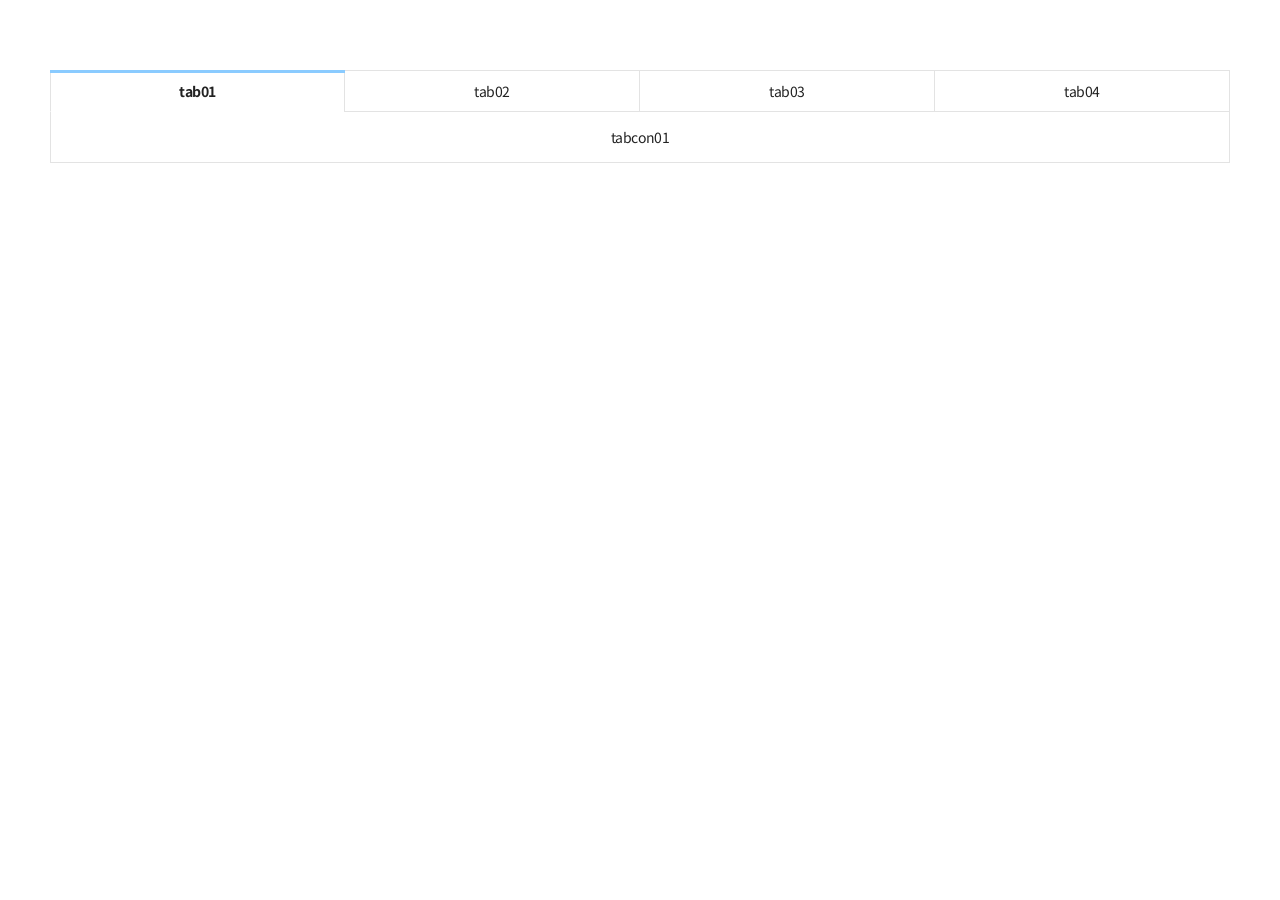
<file: html/tab.html>
<!DOCTYPE html>
<html lang="ko">
<head>
	<meta charset="utf-8" />
	<meta http-equiv="X-UA-Compatible" content="IE=edge,chrome=1" />
	<meta name="viewport" content="width=device-width,initial-scale=1.0,minimum-scale=1.0,maximum-scale=1.0">
	<title>tab</title>
    <link rel="stylesheet" href="../css/style.css" type="text/css">
    <link rel="icon" type="image/png" sizes="16x16" href="../img/favicon.png">
    <script src="//code.jquery.com/jquery-1.11.1.min.js"></script>
    <script src="../js/ui.js"></script>
</head>
<body style="background: #fff;">
<div class="tab_box">
    <div class="txt"></div>
    
    <ul class="tabs">
        <li class="on"><a href="#tab01">tab01</a></li>
        <li><a href="#tab02">tab02</a></li>
        <li><a href="#tab03">tab03</a></li>
        <li><a href="#tab04">tab04</a></li>
    </ul>
    <div class="tab_con_wrap">
        <div class="tab_con" id="tab01">tabcon01</div>
        <div class="tab_con" id="tab02">tabcon0202</div>
        <div class="tab_con" id="tab03">tabcon030303</div>
        <div class="tab_con" id="tab04">tabcon04040404</div>
    </div>
</div>
    
<script>
    tab_box(".tabs > li > a", ".tab_con_wrap > .tab_con");
    
    var get_obj = function(){
        var result_obj = {},
            query_str = location.search.replace("?", "").split("&");
        
        query_str.forEach(function(q){
            var key = q.split("=")[0],
                val = q.split("=")[1];
            result_obj[key] = val;
        });
        return result_obj;
    };
    
    var init_tab = get_obj().tab,
        init_type = get_obj().type; //type은 임의로 추가해 본 것
    
    if (init_tab){
        var init_num = parseInt(init_tab, 10) - 1;
        
        if (init_num < $(".tabs > li").length)
            tab_trigger(init_num);
        else
            tab_trigger(0);
    } else{
        tab_trigger(0);
    }
    
    if (init_type)
        $(".tab_box .txt").text("tab : " + init_tab + ",　type : " + init_type);
    
    function tab_trigger(value){
        $(".tabs li").eq(value).find("a").trigger("click");
    }
</script>
</body>
</html>
</file>
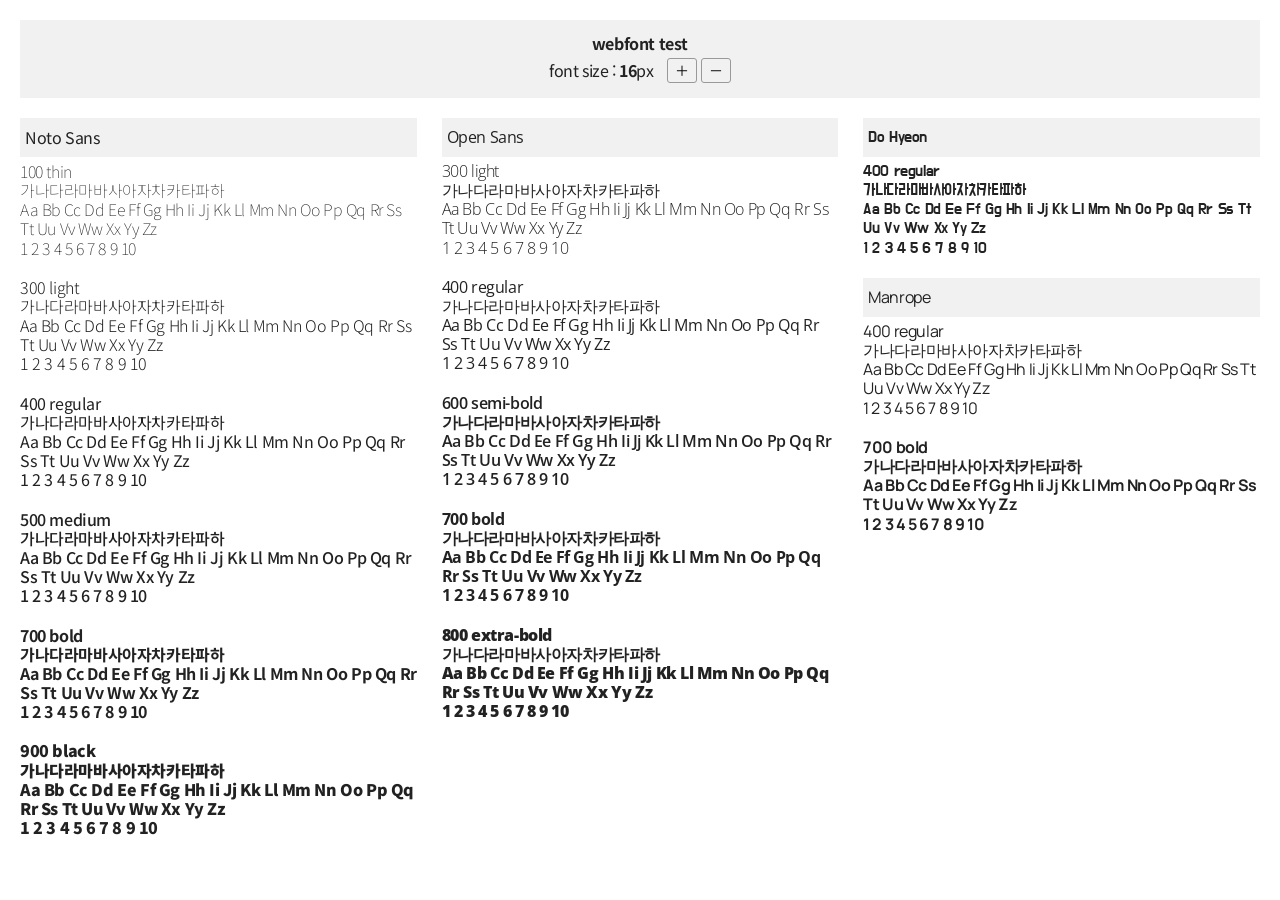
<file: html/webfont.html>
<!DOCTYPE html>
<html lang="ko">
<head>
	<meta charset="utf-8" />
	<meta http-equiv="X-UA-Compatible" content="IE=edge,chrome=1" />
	<meta name="viewport" content="width=device-width,initial-scale=1.0,minimum-scale=1.0,maximum-scale=1.0">
	<title>web font</title>
    <link rel="stylesheet" href="../css/style.css" type="text/css">
    <link rel="icon" type="image/png" sizes="16x16" href="../img/favicon.png">
    <script src="//code.jquery.com/jquery-1.11.1.min.js"></script>
</head>
<body style="background: #fff;">
<div class="webfont clearfix">
    <div class="top">
        <h1>webfont test</h1>
        <div class="fontsize">
            <span>font size : <em>16</em>px</span>
            <button type="button" class="btn_plus">＋</button>
            <button type="button" class="btn_minus">－</button>
        </div>
    </div>    
    
	<div class="type type01 notosans">
        <h2>Noto Sans</h2>
        <div class="inner fw100">
            100 thin<br>
            가나다라마바사아자차카타파하<br>
			Aa Bb Cc Dd Ee Ff Gg Hh Ii Jj Kk Ll Mm Nn Oo Pp Qq Rr Ss Tt Uu Vv Ww Xx Yy Zz<br>
			1 2 3 4 5 6 7 8 9 10
        </div>
        <div class="inner fw300">
            300 light<br>
            가나다라마바사아자차카타파하<br>
			Aa Bb Cc Dd Ee Ff Gg Hh Ii Jj Kk Ll Mm Nn Oo Pp Qq Rr Ss Tt Uu Vv Ww Xx Yy Zz<br>
			1 2 3 4 5 6 7 8 9 10
        </div>
        <div class="inner fw400">
            400 regular<br>
            가나다라마바사아자차카타파하<br>
			Aa Bb Cc Dd Ee Ff Gg Hh Ii Jj Kk Ll Mm Nn Oo Pp Qq Rr Ss Tt Uu Vv Ww Xx Yy Zz<br>
			1 2 3 4 5 6 7 8 9 10
        </div>
        <div class="inner fw500">
            500 medium<br>
            가나다라마바사아자차카타파하<br>
			Aa Bb Cc Dd Ee Ff Gg Hh Ii Jj Kk Ll Mm Nn Oo Pp Qq Rr Ss Tt Uu Vv Ww Xx Yy Zz<br>
			1 2 3 4 5 6 7 8 9 10
        </div>
        <div class="inner fw700">
            700 bold<br>
            가나다라마바사아자차카타파하<br>
			Aa Bb Cc Dd Ee Ff Gg Hh Ii Jj Kk Ll Mm Nn Oo Pp Qq Rr Ss Tt Uu Vv Ww Xx Yy Zz<br>
			1 2 3 4 5 6 7 8 9 10
        </div>
        <div class="inner fw900">
            900 black<br>
            가나다라마바사아자차카타파하<br>
			Aa Bb Cc Dd Ee Ff Gg Hh Ii Jj Kk Ll Mm Nn Oo Pp Qq Rr Ss Tt Uu Vv Ww Xx Yy Zz<br>
			1 2 3 4 5 6 7 8 9 10
        </div>
    </div>

	<div class="type type02 opensans">
        <h2>Open Sans</h2>
        <div class="inner fw300">
            300 light<br>
            가나다라마바사아자차카타파하<br>
			Aa Bb Cc Dd Ee Ff Gg Hh Ii Jj Kk Ll Mm Nn Oo Pp Qq Rr Ss Tt Uu Vv Ww Xx Yy Zz<br>
			1 2 3 4 5 6 7 8 9 10
        </div>
        <div class="inner fw400">
            400 regular<br>
            가나다라마바사아자차카타파하<br>
			Aa Bb Cc Dd Ee Ff Gg Hh Ii Jj Kk Ll Mm Nn Oo Pp Qq Rr Ss Tt Uu Vv Ww Xx Yy Zz<br>
			1 2 3 4 5 6 7 8 9 10
        </div>
        <div class="inner fw600">
            600 semi-bold<br>
            가나다라마바사아자차카타파하<br>
			Aa Bb Cc Dd Ee Ff Gg Hh Ii Jj Kk Ll Mm Nn Oo Pp Qq Rr Ss Tt Uu Vv Ww Xx Yy Zz<br>
			1 2 3 4 5 6 7 8 9 10
        </div>
        <div class="inner fw700">
            700 bold<br>
            가나다라마바사아자차카타파하<br>
			Aa Bb Cc Dd Ee Ff Gg Hh Ii Jj Kk Ll Mm Nn Oo Pp Qq Rr Ss Tt Uu Vv Ww Xx Yy Zz<br>
			1 2 3 4 5 6 7 8 9 10
        </div>
        <div class="inner fw800">
            800 extra-bold<br>
            가나다라마바사아자차카타파하<br>
			Aa Bb Cc Dd Ee Ff Gg Hh Ii Jj Kk Ll Mm Nn Oo Pp Qq Rr Ss Tt Uu Vv Ww Xx Yy Zz<br>
			1 2 3 4 5 6 7 8 9 10
        </div>
    </div>
    
    <div class="type type03 dohyeon">
        <h2>Do Hyeon</h2>
        <div class="inner fw400">
            400 regular<br>
            가나다라마바사아자차카타파하<br>
			Aa Bb Cc Dd Ee Ff Gg Hh Ii Jj Kk Ll Mm Nn Oo Pp Qq Rr Ss Tt Uu Vv Ww Xx Yy Zz<br>
			1 2 3 4 5 6 7 8 9 10
        </div>
    </div>
    
    <div class="type type04 manrope">
        <h2>Manrope</h2>
        <div class="inner fw400">
            400 regular<br>
            가나다라마바사아자차카타파하<br>
			Aa Bb Cc Dd Ee Ff Gg Hh Ii Jj Kk Ll Mm Nn Oo Pp Qq Rr Ss Tt Uu Vv Ww Xx Yy Zz<br>
			1 2 3 4 5 6 7 8 9 10
        </div>
        <div class="inner fw700">
            700 bold<br>
            가나다라마바사아자차카타파하<br>
			Aa Bb Cc Dd Ee Ff Gg Hh Ii Jj Kk Ll Mm Nn Oo Pp Qq Rr Ss Tt Uu Vv Ww Xx Yy Zz<br>
			1 2 3 4 5 6 7 8 9 10
        </div>
    </div>
</div>

<script>
    $(function(){
        var $btn_plus = $(".fontsize .btn_plus"),
            $btn_minus = $(".fontsize .btn_minus");
        
        $btn_plus.click(function(){
            font_size(1);
        });
        $btn_minus.click(function(){
            font_size(-1);
        });
    });
    
    var default_size = 16;
    function font_size(i){
        var $objects = $(".webfont .type .inner");
        
        if (9 < default_size && default_size < 73){ //10 ~ 72px
            default_size += i;
            if (default_size == 9){
                default_size += 1;
            }
            else if (default_size == 73){
                 default_size -= 1;      
            }
        }
        $objects.css("font-size", default_size + "px");
        $(".fontsize > span > em").text(default_size);
    }
</script>
</body>
</html>
</file>
<file: scss/style.css>
@charset "UTF-8";
/* pseudo element */
/* font-family */
/* font-size */
/* color */
/* border */
/*  font 구분 국문          : Noto Sans KR 영문 contents : Open Sans     */
@import url("https://fonts.googleapis.com/css2?family=Noto+Sans+KR:wght@300;400;500;700&display=swap");
@import url("https://fonts.googleapis.com/css2?family=Open+Sans:wght@300;400;600;700;800&display=swap");
/* reset css */
html, body, div, span, applet, object, iframe, h1, h2, h3, h4, h5, h6, p, blockquote, pre, a, abbr, acronym, address, big, cite, code, del, dfn, em, img, ins, kbd, q, s, samp, small, strike, strong, sub, sup, tt, var, b, u, i, center, dl, dt, dd, ol, ul, li, fieldset, form, label, legend, table, caption, tbody, tfoot, thead, tr, th, td, article, aside, canvas, details, embed, figure, figcaption, footer, header, hgroup, menu, nav, output, ruby, section, summary, time, mark, audio, video { margin: 0; padding: 0; box-sizing: border-box; -webkit-box-sizing: border-box; -moz-box-sizing: border-box; }

html, body, input, textarea, select, button, table, li, dd, p, b, span, em, strong { -webkit-text-size-adjust: none; }

html { -ms-touch-action: none; font-family: "Open Sans"; font-size: 16px; font-weight: 400; line-height: 1.1; letter-spacing: -0.025em; color: #fff; }

body { -webkit-text-size-adjust: none; }

html, body { width: 100%; height: 100%; }

h1, h2, h3, h4, h5, h6 { font-weight: 400; font-size: 1rem; }

table { width: 100%; border-collapse: collapse; border-spacing: 0; }

table, fieldset, th, td, img { border: none 0; font-weight: 400; }

td { word-break: break-all; }

ul, ol, menu { list-style: none; }

address, em { font-style: normal; }

a, a:link, a:visited, a:hover, a:active, a:focus { color: #fff; text-decoration: none; }

strong { font-weight: 400; }

input, select, textarea { vertical-align: middle; }

img, fieldset { border: 0; }

img { /* width: 100%; */ font-size: 0; line-height: 0; vertical-align: top; }

caption { visibility: hidden; overflow: hidden; width: 0; height: 0; font-size: 0; line-height: 0; }

legend, label span, .blind { visibility: hidden; overflow: hidden; position: absolute; left: 0; top: 0; margin: 0; padding: 0  !important; width: 0 !important; height: 0 !important; font-size: 0 !important; line-height: 0 !important; }

label { cursor: pointer; }

pre { white-space: pre-wrap; word-wrap: break-word; }

button { display: inline-block; margin: 0; padding: 0; border: 0; background: none; text-align: center; cursor: pointer; vertical-align: middle; font-family: "Open Sans"; line-height: 1.1; letter-spacing: -0.025em; }

button::-moz-focus-inner { margin: 0; padding: 0; border: 0; }

input[type=text], input[type=password], input[type=email], input[type=tel], input[type=number], input[type=file], textarea { margin: 0; padding: 10px 15px; width: 100%; height: 40px; box-sizing: border-box; background-color: #fff; border: 1px solid #dddfe1; line-height: 1.7; resize: none; letter-spacing: -0.025em; -webkit-appearance: none; -webkit-border-radius: 0; -moz-appearance: none; -moz-border-radius: 0; appearance: none; border-radius: 0; }

input[type=text]:focus, input[type=password]:focus, input[type=email]:focus, input[type=tel]:focus, input[type=number]:focus, input[type=file]:focus, textarea:focus, select:focus { outline: none !important; border-color: #41abff; }

input[type=text]::-ms-clear, input[type=password]::-ms-reveal, input[type=password]::-ms-clear { display: none; }

input[readonly] { background-color: #f8f8f8; color: #c5c5c5; }

select { margin: 0; padding: 0 15px; width: 100%; height: 40px; box-sizing: border-box; /*background: #fff url("../img/common/bg_arrow_down.png") no-repeat right 16px top 17px; background-size: 15px 9px;*/ border: 1px solid #dddfe1; color: #000; /*-webkit-appearance: none; -webkit-border-radius: 0;
-moz-appearance: none; -moz-border-radius: 0;
appearance: none; border-radius: 0;*/ }

select::-ms-expand { display: none; }

::-webkit-input-placeholder { color: #999; }

/* Chrome/Opera/Safari */
::-moz-placeholder { color: #999; }

/* Firefox 19+ */
:-ms-input-placeholder { color: #999; }

/* IE 10+ */
:-moz-placeholder { color: #999; }

/* Firefox 18- */
.scroll_off { position: fixed; overflow: hidden; height: 100%; }

/* html5 reset*/
article, aside, details, figcaption, figure, footer, header, hgroup, menu, nav, section { display: block; }

/* clear */
.clearfix { zoom: 1; }

.clearfix::after { display: block; clear: both; content: ""; height: 0; visibility: hidden; }

.clear { clear: both; }

/* display */
.pc { display: block; }

.tablet { display: none; }

.mobile { display: none; }

.show { display: block !important; }

.hide { display: none !important; }

/* ####################### layout ####################### */
body { background: #222; }

.ex_header { position: fixed; left: 0; right: 0; top: 0; padding: 20px 0 0; height: 60px; background: rgba(0, 0, 0, 0.2); transition: .2s; text-align: center; z-index: 200; }
.ex_header.scroll { background: rgba(0, 0, 0, 0.8); }
.ex_header h1 > a { position: relative; padding: 0 20px; color: #c8c8c8; }
.ex_header h1 > a:first-of-type::after { position: absolute; top: 50%; right: -3px; display: block; content: ""; width: 2px; height: 10px; transform: translateY(-50%); background: #c8c8c8; }
.ex_header h1 > a.atv { font-weight: 700; color: #fff; }

.ex_footer { padding: 50px; border-top: 1px solid #666; font-weight: 300; font-size: 0.875rem; color: #777; text-align: center; }

.ex_container { position: relative; margin: 0 auto; padding: 70px 30px 0 300px; min-width: 1200px; z-index: 100; }

.ex_nav { position: fixed; left: 0; top: 70px; padding: 0 30px; width: 300px; height: calc(100% - 100px); }

.ex_menu li { border-bottom: 1px solid #666; font-size: 0.875rem; line-height: 1.5; color: #777; }
.ex_menu li a { display: block; padding: 5px 0; color: #777; }
.ex_menu li a:hover, .ex_menu li a.atv { color: #fff; }
.ex_menu li ul { padding: 0 0 0 15px; border-top: 1px solid #666; }
.ex_menu li ul > li { padding: 5px 0; border-bottom: 1px dotted #666; cursor: default; }
.ex_menu li ul > li:last-of-type { border: 0; }

.ex_contents { position: relative; padding: 0 0 50px; }
.ex_contents > section { margin: 0 0 20px; background: #fff; color: #222; }
.ex_contents > section::after { display: block; clear: both; content: ""; }
.ex_contents > section h3 { padding: 15px 20px; border-bottom: 1px solid #666; font-weight: 700; font-size: 1.125rem; }
.ex_contents > section h4 { margin: 0 0 15px; }
.ex_contents > section h4 span { display: inline-block; padding: 5px 10px; background: #dddfe1; font-weight: 700; }
.ex_contents > section .ex_inner { padding: 20px; font-size: 0.875rem; }
.ex_contents > section .ex_inner.floating2 { float: left; width: 50%; }
.ex_contents > section .ex_inner.floating3 { float: left; width: 33.33%; }
.ex_contents > section .ex_inner.floating4 { float: left; width: 25%; }

/* ####################### contents ####################### */
.go_top { position: fixed; right: 0; bottom: 20px; transition-duration: .2s; }
.go_top.btm { position: absolute; bottom: 10px; }
.go_top .btn { width: 50px; height: 50px; background: rgba(252, 43, 43, 0.7); border-radius: 5px; font-weight: 700; color: #fff; }
.go_top:hover .btn { background: #fc2b2b; }

.btn_warning { position: relative; width: 40px; height: 40px; background: orange; box-shadow: 0px 3px 5px 2px #bbb3b3; border-radius: 6px; transition: 250ms ease; }
.btn_warning span { position: absolute; left: 50%; transform: translateX(-50%); width: 4px; background: #fff; border-radius: 2px; }
.btn_warning span:first-of-type { top: 7px; height: 20px; }
.btn_warning span:last-of-type { bottom: 7px; height: 4px; }
.btn_warning:hover, .btn_warning:focus { background: #ec2e2e; }
.btn_warning:hover span:first-of-type, .btn_warning:focus span:first-of-type { transform: translateX(calc(-50% + 3px)) rotate(45deg) translateY(4px); }
.btn_warning:hover span:last-of-type, .btn_warning:focus span:last-of-type { height: 20px; transform: translateX(calc(-50% + 3px)) rotate(-45deg) translateY(-4px); }

.btn_box .btn { overflow: hidden; position: relative; display: inline-block; margin: 0 5px; padding: 0 20px; height: 36px; }
.btn_box.bg_slide .btn { background: #fff; border: 2px solid #fc2b2b; color: #fc2b2b; transition: 0.25s color cubic-bezier(0.215, 0.61, 0.355, 1); vertical-align: top; }
.btn_box.bg_slide .btn span { position: relative; font-weight: 600; line-height: 32px; color: #fc2b2b; vertical-align: top; z-index: 20; }
.btn_box.bg_slide .btn::after { position: absolute; left: 0; top: 0; display: block; content: ""; width: 100%; height: 100%; background: #fc2b2b; transform: translateX(-101%); transition: all 0.2s cubic-bezier(0.215, 0.61, 0.355, 1); z-index: 10; }
.btn_box.bg_slide .btn:first-of-type { margin-left: 0; }
.btn_box.bg_slide .btn:hover span, .btn_box.bg_slide .btn:focus span { color: #fff; }
.btn_box.bg_slide .btn:hover::after, .btn_box.bg_slide .btn:focus::after { transform: translateX(0); }
.btn_box.bg_color .btn { background: #777; color: #fff; transition: background 0.3s cubic-bezier(0.215, 0.61, 0.355, 1); }
.btn_box.bg_color .btn:hover, .btn_box.bg_color .btn:focus { background: #222; }

.btn_more { position: relative; display: inline-block; }
.btn_more .btn { display: inline-block; padding: 10px 24px 10px 10px; border-radius: 2px; box-shadow: 0px 3px 5px 2px #bbb3b3; }
.btn_more .btn:before, .btn_more .btn:after { position: absolute; display: block; content: ""; transition: all .2s; }
.btn_more .btn:after { right: 8px; top: 50%; }

.btn_more01 .btn { color: #222; }
.btn_more01 .btn:hover::after, .btn_more01 .btn:focus::after { right: 5px; border-color: #222; }
.btn_more01 .btn::after { width: 12px; height: 12px; border: solid #222; border-width: 3px 3px 0 0; transform: translateY(-50%) rotate(45deg) scale(0.5); transition: all .4s; }

.btn_more02 .btn:hover::after, .btn_more02 .btn:focus::after { margin: -2px 0 0; transform: rotate(315deg); }
.btn_more02 .btn::after { margin: -5px 0 0; width: 6px; height: 6px; border: solid #222; border-width: 2px 2px 0 0; transform: rotate(135deg); }

.btn_more03 .btn:before, .btn_more03 .btn:after { position: absolute; top: 1.2em; right: 6px; display: block; content: ""; width: 12px; height: 2px; background: #222; transform: rotate(180deg); }
.btn_more03 .btn:after { transform: rotate(90deg); }
.btn_more03 .btn:hover:before, .btn_more03 .btn:hover:after, .btn_more03 .btn:focus:before, .btn_more03 .btn:focus:after { transform: rotate(0); }

.switch_box .item { position: relative; display: inline-block; width: 50px; height: 28px; }
.switch_box .item input { width: 0; height: 0; opacity: 0; }
.switch_box .item input:checked + .slider { background: #1c0883; }
.switch_box .item input:checked + .slider:before, .switch_box .item .btn_more input:checked + .slider.btn:after, .btn_more .switch_box .item input:checked + .slider.btn:after, .switch_box .item .btn_more03 input:checked + .slider.btn:after, .btn_more03 .switch_box .item input:checked + .slider.btn:after, .switch_box .item input:checked + .slider.heart:after, .switch_box .item input:checked + .slider.ribbon:after { transform: translateX(21px); }
.switch_box .item .slider { position: absolute; left: 0; right: 0; top: 0; bottom: 0; width: 100%; background: #dddfe1; -webkit-transition: .4s; transition: .4s; }
.switch_box .item .slider:before, .switch_box .item .btn_more .slider.btn:after, .btn_more .switch_box .item .slider.btn:after, .switch_box .item .btn_more03 .slider.btn:after, .btn_more03 .switch_box .item .slider.btn:after, .switch_box .item .slider.heart:after, .switch_box .item .slider.ribbon:after { position: absolute; left: 4px; bottom: 4px; display: block; content: ""; width: 21px; height: 20px; background: #fff; transition: .4s; -webkit-transition: .4s; }
.switch_box .item .slider.round { border-radius: 28px; }
.switch_box .item .slider.round:before, .switch_box .item .btn_more .slider.round.btn:after, .btn_more .switch_box .item .slider.round.btn:after, .switch_box .item .btn_more03 .slider.round.btn:after, .btn_more03 .switch_box .item .slider.round.btn:after, .switch_box .item .slider.round.heart:after, .switch_box .item .slider.round.ribbon:after { border-radius: 28px; }

.map_box { position: relative; height: 100px; border: 1px solid #dddfe1; }
.map_box .marker_box { position: absolute; left: 45.8%; top: 30.7%; width: 18px; height: 18px; }
.map_box .marker_box .circle { position: absolute; left: 0; top: 0; display: block; width: 100%; height: 100%; border: 2px solid #fc2b2b; border-radius: 50%; animation: pulse 2s infinite ease-out; opacity: 0; }
.map_box .marker_box .circle02 { animation-delay: 0.5s; }
@keyframes pulse { 0% { transform: scale(0.1, 0.1); opacity: 0; }
  50% { opacity: 1; }
  70% { transform: scale(1.3, 1.3); opacity: 0; } }
.bg_shadow { margin: 30px; width: 30px; height: 30px; border-radius: 50%; background: #ffb400; animation: shadow 2s infinite; }
@keyframes shadow { 0% { box-shadow: 0 0 0 0px rgba(255, 204, 2, 0.6); }
  100% { box-shadow: 0 0 0 25px rgba(255, 204, 2, 0); } }
.draw_box { position: relative; width: 100px; height: 50px; }
.draw_box:before, .btn_more .draw_box.btn:after, .btn_more03 .draw_box.btn:after, .draw_box.heart:after, .draw_box.ribbon:after { position: absolute; left: 0; top: 0; display: block; content: ""; height: 4px; background: #1c0883; animation: draw_top .2s both; }
.draw_box:after { position: absolute; top: 0; right: 0; display: block; content: ""; width: 4px; background: #1c0883; animation: draw_right .2s .2s both; }
.draw_box > span { display: block; height: 100%; }
.draw_box > span:before, .btn_more .draw_box > span.btn:after, .btn_more03 .draw_box > span.btn:after, .draw_box > span.heart:after, .draw_box > span.ribbon:after { position: absolute; right: 0; bottom: 0; display: block; content: ""; height: 4px; background: #1c0883; animation: draw_bottom .2s .4s both; }
.draw_box > span:after { position: absolute; left: 0; bottom: 0; display: block; content: ""; width: 4px; background: #1c0883; animation: draw_left .2s .6s both; }
.draw_box > em { position: absolute; left: 50%; top: 50%; transform: translate(-50%, -50%); opacity: 0; animation: flicker 1s 1.2s infinite; }
@keyframes draw_top { 0% { right: 100%; }
  100% { right: 0; } }
@keyframes draw_right { 0% { bottom: 100%; }
  100% { bottom: 0; } }
@keyframes draw_bottom { 0% { left: 100%; }
  100% { left: 0; } }
@keyframes draw_left { 0% { top: 100%; }
  100% { top: 0; } }
@keyframes flicker { 0% { opacity: 0; }
  25% { opacity: 30%; }
  50% { opacity: 70%; }
  75% { opacity: 100%; }
  100% { opacity: 30%; } }
.draw_n { position: relative; width: 180px; height: 200px; }
.draw_n .symbol { overflow: hidden; position: absolute; display: block; content: ""; width: 100%; height: 0; }
.draw_n .symbol > .inner { overflow: hidden; width: 36%; height: 100%; min-height: 100%; background: #af1f1f; }
.draw_n .symbol.line_left .inner { position: absolute; left: 0; bottom: 0; display: block; content: ""; }
.draw_n .symbol.line_left .inner::before { position: absolute; top: -6%; right: 6%; display: block; content: ""; width: 28%; height: 100%; background: #000; border-radius: 50%; transform: rotate(-18deg); filter: blur(17px); opacity: 0.3; }
.draw_n .symbol.line_right .inner { position: absolute; right: 0; bottom: 0; display: block; content: ""; }
.draw_n .symbol.line_right .inner::before { position: absolute; left: -1%; top: 10%; display: block; content: ""; width: 28%; height: 100%; background: #000; border-radius: 50%; transform: rotate(-15deg); filter: blur(17px); opacity: 0.3; }
.draw_n .symbol.line_middle .inner { position: absolute; left: 9%; display: block; content: ""; width: 34%; transform: rotate(-19.5deg) scaleY(1.3); transform-origin: top left; background: #e50914; }
.draw_n.atv .symbol { height: 100%; }
.draw_n.atv .symbol.line_left { position: absolute; bottom: 0; display: block; content: ""; transition: height 0.23s cubic-bezier(0.55, 0.055, 0.675, 0.19); }
.draw_n.atv .symbol.line_right { position: absolute; bottom: 0; display: block; content: ""; transition: height 0.75s cubic-bezier(0.19, 1, 0.22, 1) 0.46s; }
.draw_n.atv .symbol.line_middle { position: absolute; top: 0; display: block; content: ""; transition: height .3s linear .23s; }

.bar_graph { position: relative; height: 30px; border: 1px solid #dddfe1; }
.bar_graph .fill { position: absolute; left: 0; top: 0; display: block; content: ""; width: 0; height: 100%; background-color: #ffb400; transition: width 1s .5s; }
.bar_graph .txt { position: absolute; top: 0; right: 10px; display: block; content: ""; line-height: 30px; }

.awesome .fa-cog { color: #8acbff; }

.loading > .spinner { width: 30px; -webkit-animation: spin 1s infinite steps(8); animation: spin 1s infinite steps(8); }
@keyframes spin { 0% { transform: rotate(0); }
  100% { transform: rotate(360deg); } }
.sprite .character { position: relative; }
.sprite .character::before { overflow: hidden; position: absolute; left: 0; top: 0; display: block; content: ""; width: 100%; height: 100%; background-repeat: no-repeat; background-position: center 0; }

.sprite01 .character { width: 86px; height: 86px; }
.sprite01 .character::before { background: url(../img/img_sprite_penguin.png); background-size: 86px auto; animation: penguin 1.5s steps(17) infinite; }
@keyframes penguin { 0% { background-position: 50% 0; }
  100% { background-position: 50% -1462px; } }
.sprite02 .character { width: 112px; height: 112px; }
.sprite02 .character::before { background: url(../img/img_sprite_penguin02.png); background-size: 112px auto; animation: penguin02 1.7s steps(20) infinite; }
@keyframes penguin02 { 0% { background-position: 50% 0; }
  100% { background-position: 50% -2240px; } }
.sprite03 .character { width: 133px; height: 4.154rem; }
.sprite03 .character::before { background: url(../img/img_sprite_cat.png); background-size: 133px auto; animation: cat 1.7s steps(12) infinite; }
@keyframes cat { 0% { background-position: 50% 0; }
  100% { background-position: 50% -797px; } }
.wink { overflow: hidden; position: relative; width: 140px; height: 158px; }
.wink .character { position: absolute; right: 0; bottom: 0; width: 100%; height: 100%; background: url(../img/penguin01.png) no-repeat right bottom; background-size: auto 92%; animation: wink_ani 6s ease infinite; transform: rotate(7deg); transform-origin: right bottom; }
.wink .star01, .wink .star02 { position: absolute; left: 31px; top: 38px; width: 20px; height: 20px; background: url(../img/star.png) no-repeat 0 0; background-size: 100% auto; animation: star_ani01 4s infinite; }
.wink .star02 { left: 31px; top: 62px; width: 16px; height: 16px; animation: star_ani02 4s infinite; }
@keyframes wink_ani { 0% { transform: rotate(7deg); }
  20% { transform: rotate(7deg); }
  40% { transform: rotate(0); }
  46% { background-image: url(../img/penguin01.png); }
  50% { background-image: url(../img/penguin02.png); }
  54% { background-image: url(../img/penguin01.png); }
  60% { transform: rotate(0); }
  80% { transform: rotate(7deg); }
  100% { transform: rotate(7deg); } }
@keyframes star_ani01 { 0% { transform: scale(0); }
  35% { transform: scale(0); }
  55% { transform: scale(1); }
  75% { transform: scale(0); }
  100% { transform: scale(0); } }
@keyframes star_ani02 { 0% { transform: scale(0); }
  15% { transform: scale(0); }
  45% { transform: scale(1); }
  65% { transform: scale(0); }
  100% { transform: scale(0); } }
.wobble_box { position: relative; padding: 35px 0 0; }
.wobble_box .obj { width: 80px; height: 110px; background: #1c0883; border-radius: 50px 50px 0 0; }
.wobble_box .wobble { position: absolute; left: 10px; top: 0; width: 60px; height: 24px; background: #8acbff; border-radius: 6px; line-height: 24px; color: #fff; text-align: center; animation: wobble_ani 3s infinite both; }
.wobble_box .wobble::after { position: absolute; left: 50%; bottom: -5px; display: block; content: ""; width: 10px; height: 10px; background: #8acbff; transform: translateX(-50%) rotate(45deg); }
@keyframes wobble_ani { 0% { transform: none; }
  15% { transform: translate3d(-25%, 0, 0) rotate3d(0, 0, 1, -5deg); }
  30% { transform: translate3d(20%, 0, 0) rotate3d(0, 0, 1, 3deg); }
  45% { transform: translate3d(-15%, 0, 0) rotate3d(0, 0, 1, -3deg); }
  60% { transform: translate3d(10%, 0, 0) rotate3d(0, 0, 1, 2deg); }
  75% { transform: translate3d(-5%, 0, 0) rotate3d(0, 0, 1, -1deg); }
  100% { transform: none; } }
.gooey_box { overflow: visible; position: relative; padding: 0 0 0 10px; width: 108px; height: 102px; }
.gooey_box .txt { position: absolute; left: 50%; top: 35px; display: block; content: ""; transform: translateX(-50%); font-weight: 700; color: #fff; z-index: 2; }
.gooey_box .arrow { position: absolute; left: 50%; bottom: 21px; display: block; content: ""; width: 8px; transform: translateX(-50%) rotate(-135deg); z-index: 2; }
.gooey_box .updown { animation: updown ease-in-out .8s infinite alternate; }
.gooey_box .gooey { position: absolute; left: 0; top: 0; right: 0; display: block; content: ""; width: 100%; height: 100%; margin: 0 auto; background: #ddb8c2; border-radius: 42% 58% 70% 30% / 45% 45% 55% 55%; transform-style: preserve-3d; outline: 1px solid transparent; will-change: border-radius; animation: morph 3s linear infinite; z-index: 1; }
.gooey_box .gooey:before, .gooey_box .btn_more .gooey.btn:after, .btn_more .gooey_box .gooey.btn:after, .gooey_box .btn_more03 .gooey.btn:after, .btn_more03 .gooey_box .gooey.btn:after, .gooey_box .gooey.heart:after, .gooey_box .gooey.ribbon:after { position: absolute; left: 0; top: 0; right: 0; display: block; content: ""; width: 100%; height: 100%; margin: 0 auto; background: #ddb8c2; border-radius: 42% 58% 70% 30% / 45% 45% 55% 55%; transform-style: preserve-3d; outline: 1px solid transparent; will-change: border-radius; animation: morph 3s linear infinite; background: #f7bbc2; will-change: border-radius, transform, opacity; animation-delay: 200ms; animation-duration: 1.5s; opacity: 1; }
.gooey_box .gooey:after { position: absolute; left: 0; top: 0; right: 0; display: block; content: ""; width: 100%; height: 100%; margin: 0 auto; background: #ddb8c2; border-radius: 42% 58% 70% 30% / 45% 45% 55% 55%; transform-style: preserve-3d; outline: 1px solid transparent; will-change: border-radius; animation: morph 3s linear infinite; background: #ed5167; will-change: border-radius, transform, opacity; animation-delay: 400ms; box-shadow: 1px 0 3px #ddb8c2; }
@keyframes morph { 0%, 100% { border-radius: 42% 58% 70% 30% / 45% 45% 55% 55%; transform: translate3d(0, 0, 0) rotateZ(0.01deg); }
  34% { border-radius: 70% 30% 46% 54% / 30% 29% 71% 70%; transform: translate3d(0, 5px, 0) rotateZ(0.01deg); }
  50% { opacity: .89; transform: translate3d(0, 0, 0) rotateZ(0.01deg); }
  67% { border-radius: 100% 60% 60% 100% / 100% 100% 60% 60%; transform: translate3d(0, -3px, 0) rotateZ(0.01deg); } }
@keyframes updown { 0% { transform: translate(-50%, 0); }
  40% { transform: translate(-50%, 3px); }
  100% { transform: translate(-50%, 0); } }
.scroll_box { position: relative; width: 36px; height: 60px; border: 1px solid #666; border-width: 3px; border-radius: 20px; }
.scroll_box::before { position: absolute; left: 50%; top: 8px; display: block; content: ""; width: 6px; height: 6px; transform: translateX(-50%); background: #777; border-radius: 6px; opacity: 1; animation: scroll 1.5s infinite; animation-timing-function: cubic-bezier(0.65, -0.75, 0.25, 1.5); }
@keyframes scroll { 0% { transform: translate(-50%, 0) scaleY(1); }
  100% { transform: translate(-50%, 20px) scaleY(1.2); opacity: 0; } }
.clip_box img { max-width: 120px; animation: 2s alternate clip_circle; }
@keyframes clip_circle { 0% { clip-path: circle(0 at 40px 0); }
  100% { clip-path: circle(180px at 40px 0); } }
.rubber_box { width: 100px; height: 100px; background: #eca; animation: rubberbox 2s infinite; }
@keyframes rubberbox { from { transform: scale3d(1, 1, 1); }
  30% { transform: scale3d(1.25, 0.75, 1); }
  40% { transform: scale3d(0.75, 1.25, 1); }
  50% { transform: scale3d(1.15, 0.85, 1); }
  65% { transform: scale3d(0.95, 1.05, 1); }
  75% { transform: scale3d(1.15, 0.95, 1); }
  to { transform: scale3d(1, 1, 1); } }
.box_type::after { display: block; clear: both; content: ""; }
.box_type .box { float: left; margin: 0 0 10px 2%; width: 32%; border: 1px solid #dddfe1; }
.box_type .box:nth-child(3n+1) { margin-left: 0; clear: both; }
.box_type .box:hover { box-shadow: 0 5px 5px rgba(0, 0, 0, 0.2); transition: .2s; }
.box_type .box a { display: block; padding: 20px; color: #222; }
.box_type .box a * { display: block; }

.box_type01 .box:hover { transform: translateY(-5px); }

.box_type02 .box:hover { transform: scale(1.05); }

.box_type03 { display: flex; height: 150px; }
.box_type03 .box { position: relative; flex: 1; margin: 0 2px; height: 100%; border: 1px solid #dddfe1; background: url(../img/thumb01.jpg) no-repeat 50% 0; background-size: cover; transform: skewX(5deg); transition: all .3s; }
.box_type03 .box.box02 { background-image: url(../img/thumb02.jpg); }
.box_type03 .box.box03 { background-image: url(../img/thumb03.jpg); }
.box_type03 .box.box04 { background-image: url(../img/thumb04.jpg); }
.box_type03 .box.box05 { background-image: url(../img/thumb05.jpg); }
.box_type03 .box > p { position: absolute; left: 0; bottom: 0; padding: 10px; background: rgba(255, 223, 0, 0.7); color: #222; transform: rotate(-90deg); transform-origin: 17px 17px; transition: all .3s; font-size: 0.75rem; text-transform: uppercase; white-space: nowrap; color: #fff; }
.box_type03 .box:hover { flex: 5; }
.box_type03 .box:hover > p { transform: rotate(0); font-weight: 700; }
.box_type03:hover img { transform: skewX(0); }

.crop_box { overflow: hidden; position: relative; width: 252px; height: 162px; border: 1px solid #dddfe1; }
.crop_box.type02 { width: 162px; }
.crop_box.type03 { width: 300px; }
.crop_box > img { position: absolute; left: 50%; height: 100%; transform: translateX(-50%); }

.rendering_box img { image-rendering: auto; }
.rendering_box.small > img { width: 30px; }
.rendering_box.large > img { width: 100px; }

.tab_box { text-align: center; }
.tab_box .tabs01 { display: flex; }
.tab_box .tabs01 > li { flex: 1; }
.tab_box .tabs01 > li > a { position: relative; display: block; width: 100%; background: #f8f8f8; border: 1px solid #e3e3e3; border-bottom-width: 0; line-height: 40px; color: #222; }
.tab_box .tabs01 > li + li { margin-left: -1px; }
.tab_box .tabs01 > li + li > a { border-left: 0; }
.tab_box .tabs01 > li + li > a::before { position: absolute; left: 0; top: 50%; display: block; content: ""; width: 1px; height: 12px; background: #222; -webkit-transform: translate(0, -50%); -ms-transform: translate(0, -50%); -moz-transform: translate(0, -50%); transform: translate(0, -50%); }
.tab_box .tabs01 > li.atv { margin-bottom: -1px; }
.tab_box .tabs01 > li.atv > a { background: #fff; border: 1px solid #666; border-bottom-width: 0; font-weight: 700; z-index: 10; }
.tab_box .tabs01 > li.atv > a::before { display: none; }
.tab_box .tabs02 { margin: 10px 0 0; }
.tab_box .tabs02::after { display: block; clear: both; content: ""; }
.tab_box .tabs02 > li { float: left; /*width: calc(25% + 1px); */ width: calc(100%/4 + 1px); }
.tab_box .tabs02 > li > a { position: relative; display: block; width: 100%; border: 1px solid #e3e3e3; color: #222; line-height: 40px; }
.tab_box .tabs02 > li:first-of-type { /* width: 25%; */ width: calc(100%/4); }
.tab_box .tabs02 > li + li { margin-left: -1px; }
.tab_box .tabs02 > li.atv > a { border-bottom-color: #fff; font-weight: 700; }
.tab_box .tabs02 > li.atv > a::before { position: absolute; left: -1px; top: -1px; display: block; content: ""; width: 100%; height: 100%; border: 1px solid #666; border-bottom-width: 0; z-index: 10; }
.tab_box .tabs02 > li.atv > a::after { position: absolute; left: -1px; top: -1px; display: block; content: ""; width: calc(100% + 2px); height: 3px; border-top: 3px solid #8acbff; z-index: 20; }
.tab_box .tab_con { border: 1px solid #e3e3e3; border-top: 0; line-height: 50px; }

.kakao .box { position: relative; margin: 10px 0 0; border: 1px solid #dddfe1; }
.kakao .box:first-of-type { margin: 0; }
.kakao .box .txt_label { position: absolute; top: 0; right: 0; bottom: 0; left: 0; padding: 7px 30px; font-size: 0.75rem; line-height: 1.2; }
.kakao .box .txt_number { padding: 15px 30px 0; height: 50px; border: 0; font-size: 1.25rem; }
.kakao .box .txt_number::placeholder { color: transparent; }
.kakao .box .txt_number:first-of-type:placeholder-shown ~ .txt_label { font-size: 0.875rem; line-height: 35px; }
.kakao .box .txt_number:first-of-type:focus ~ .txt_label { font-size: 0.75rem; line-height: 1.2; }
.kakao .box .txt_time { position: absolute; right: 30px; top: 0; line-height: 50px; }
.kakao .box.jumin .txt_label { right: auto; bottom: auto; }
.kakao .box.jumin .jumin01 { padding: 15px 0 0 30px; width: 100px; }
.kakao .box.jumin .jumin02 { padding: 0; width: 0; -webkit-text-security: disc; }
.kakao .box.jumin .dash { display: inline-block; width: 20px; font-size: 0; text-align: center; }
.kakao .box.jumin.atv .jumin02 { padding: 15px 30px 0 0; width: calc(100% - 130px); }
.kakao .box.jumin.atv .dash { font-size: 0.875rem; }

.shinhan .box { position: relative; margin: 10px 0 0; }
.shinhan .box:first-of-type { margin: 0; }
.shinhan .box.user label { display: block; position: absolute; left: 0; top: 0; width: 100%; height: 100%; padding: 0 20px; line-height: 40px; transition: all .1s ease; color: #c8c8c8; z-index: 10; }
.shinhan .box.user input[type=text] { position: relative; background: transparent; z-index: 20; }
.shinhan .box.user input[type=text]:focus { border: 2px solid #222; }
.shinhan .box.user input[type=text]:focus + label { left: 12px; top: -8px; width: auto; height: auto; display: inline-block; padding: 0 6px; background: #fff; font-weight: 700; line-height: 1.1; color: #222; z-index: 30; }
.shinhan .box.srch label { position: absolute; left: 10px; top: 50%; transform: translateY(-50%); width: 20px; height: 20px; }
.shinhan .box.srch label > img { width: 100%; }
.shinhan .box.srch input { padding: 0 40px; }
.shinhan .box.srch .btn_clear { display: none; position: absolute; right: 10px; top: 50%; transform: translateY(-50%); width: 23px; height: 23px; background: url(../img/ico_clear.png) no-repeat 0 0; background-size: contain; }

.txt_security input { -webkit-text-security: disc; }

.pw_toggle { position: relative; padding: 0 70px 0 0; }
.pw_toggle button { position: absolute; top: 0; right: 0; display: block; content: ""; width: 60px; height: 38px; border-radius: 2px; box-shadow: 0px 3px 5px 2px #bbb3b3; }

.invert > button { padding: 5px 10px; border: 1px solid #222; }

.inline_box { font-size: 0; }
.inline_box * { display: inline-block; padding: 10px 20px; border: 1px solid #e3e3e3; font-size: 0.875rem; }

.ellipsis_box { overflow: hidden; line-height: 1.5; }
.ellipsis_box.singleline { text-overflow: ellipsis; white-space: nowrap; }
.ellipsis_box.multiline { display: -webkit-box; word-wrap: break-word; text-overflow: ellipsis; -webkit-line-clamp: 3; -webkit-box-orient: vertical; }
.ellipsis_box.trick { position: relative; height: 63px; }
.ellipsis_box.trick .txt_ellipsis { position: absolute; left: 0; bottom: 0; display: block; content: ""; width: 100%; height: 21px; background: #fff; }
.ellipsis_box.trick .btn_more { position: absolute; right: 3px; bottom: 3px; display: block; content: ""; }
.ellipsis_box.trick .btn_more .btn { padding: 8px 10px; }
.ellipsis_box.trick .btn_more .btn::after { right: 6px; }
.ellipsis_box.trick .btn_more .btn:hover::after, .ellipsis_box.trick .btn_more .btn:focus::after { margin: -5px 0 0; transform: rotate(135deg); }
.ellipsis_box.trick .btn_more .btn.atv::after { margin: -1px 0 0; transform: rotate(315deg); }
.ellipsis_box.trick.atv { height: auto; }
.ellipsis_box.trick.atv .txt_ellipsis { display: none; }

.snow_box { position: relative; overflow: hidden; height: 300px; background: radial-gradient(50% 176%, #253854 80%, #061922 100%); }
.snow_box .snow { position: absolute; left: 50%; top: 0; width: 100%; height: 100%; min-width: 100vw; min-height: 100vh; transform: translateX(-50%); }
.snow_box .snow svg { position: absolute; left: 0; top: 0; width: 100%; height: 100%; }
.snow_box #snow_top_layer, .snow_box #snow_bottom_layer { will-change: transform; transform: translateY(-768px); animation: fall 22.5s infinite linear; }
.snow_box #snow_bottom_layer { animation: fall 45s infinite linear; }
.snow_box .txt { position: relative; font-size: 3rem; color: #fff; text-shadow: 0px 3px 3px rgba(0, 0, 0, 0.66); letter-spacing: -0.05em; }
@keyframes fall { 100% { transform: translateY(0); } }
.flag { position: relative; width: 30px; height: 28px; background: #222; font-weight: 700; font-size: 0.75rem; line-height: 24px; color: #fff; text-align: center; }
.flag:after { position: absolute; left: 0; bottom: 0; display: block; content: ""; border-bottom: 5px solid #fff; border-left: 15px solid transparent; border-right: 15px solid transparent; }

.talk_bubble01 { position: relative; display: inline-block; padding: 5px 20px; background: #222; border-radius: 14px; transform: rotate(-4deg); line-height: 1.5; color: #fff; }
.talk_bubble01:before, .btn_more .talk_bubble01.btn:after, .btn_more03 .talk_bubble01.btn:after, .talk_bubble01.heart:after, .talk_bubble01.ribbon:after { position: absolute; left: 22px; bottom: -3px; display: block; content: ""; width: 14px; height: 15px; z-index: 1; background: #222; transform: rotate(25deg); }
.talk_bubble01 span { position: relative; z-index: 2; }

.talk_bubble02 { position: relative; margin: 0 0 0 12px; padding: 10px; width: 120px; height: 50px; background: #222; border-radius: 10px; color: #fff; }
.talk_bubble02:before, .btn_more .talk_bubble02.btn:after, .btn_more03 .talk_bubble02.btn:after, .talk_bubble02.heart:after, .talk_bubble02.ribbon:after { position: absolute; top: 14px; right: 100%; display: block; content: ""; border-top: 8px solid transparent; border-right: 12px solid #222; border-bottom: 8px solid transparent; }

.heart { position: relative; }
.heart:before, .btn_more .heart.btn:after, .btn_more03 .heart.btn:after, .heart:after { position: absolute; left: 18px; top: 0; display: block; content: ""; width: 18px; height: 30px; background: #fc2b2b; border-radius: 25px 25px 0 0; transform: rotate(-45deg); transform-origin: 0 100%; }
.heart:after { left: 0; transform: rotate(45deg); transform-origin: 100% 100%; }

.border_shape { width: 50px; border-top: 20px solid #8acbff; border-left: 25px solid #fc2b2b; border-right: 25px solid #ffb400; border-bottom: 20px solid #222; }

.triangle { position: relative; width: 20px; }
.triangle.up { border-bottom: 20px solid #222; border-left: 15px solid transparent; border-right: 15px solid transparent; }
.triangle.down { border-top: 20px solid #222; border-left: 15px solid transparent; border-right: 15px solid transparent; }
.triangle.left { border-top: 15px solid transparent; border-bottom: 15px solid transparent; border-right: 20px solid #222; }
.triangle.right { border-top: 15px solid transparent; border-bottom: 15px solid transparent; border-left: 20px solid #222; }
.triangle.top_left { border-top: 20px solid #222; border-right: 20px solid transparent; }
.triangle.top_right { border-top: 20px solid #222; border-left: 20px solid transparent; }
.triangle.btm_left { border-bottom: 20px solid #222; border-right: 20px solid transparent; }
.triangle.btm_right { border-bottom: 20px solid #222; border-left: 20px solid transparent; }

.star_six { position: relative; width: 0; height: 0; border-bottom: 25px solid #222; border-left: 15px solid transparent; border-right: 15px solid transparent; }
.star_six::after { position: absolute; left: -15px; top: 8px; display: block; content: ""; border-top: 25px solid #222; border-left: 15px solid transparent; border-right: 15px solid transparent; }

.star_five { position: relative; margin: 25px 0 0; width: 35px; height: 0; border-bottom: 12px solid #222; border-left: 18px solid transparent; border-right: 18px solid transparent; transform: rotate(35deg); }
.star_five::before { position: absolute; left: -11px; top: -8px; display: block; content: ""; z-index: 1; border-bottom: 14px solid #222; border-left: 5px solid transparent; border-right: 5px solid transparent; transform: rotate(-35deg); }
.star_five::after { position: absolute; left: -19px; top: 1px; display: block; content: ""; border-bottom: 12px solid #222; border-left: 18px solid transparent; border-right: 18px solid transparent; transform: rotate(-70deg); }

.ribbon { position: relative; width: 25px; height: 25px; background: #222; border-radius: 25px; }
.ribbon:before, .btn_more .ribbon.btn:after, .btn_more03 .ribbon.btn:after, .ribbon:after { position: absolute; left: -2px; top: 16px; display: block; content: ""; border-bottom: 17px solid #222; border-left: 9px solid transparent; border-right: 9px solid transparent; transform: rotate(-145deg); }
.ribbon:after { left: auto; right: -2px; transform: rotate(145deg); }

.infinity { position: relative; width: 41px; }
.infinity::before { position: absolute; left: 0; top: 0; display: block; content: ""; width: 10px; height: 10px; border: 5px solid #222; border-radius: 50px 50px 0 50px; transform: rotate(-45deg); }
.infinity::after { position: absolute; top: 0; right: 0; display: block; content: ""; width: 10px; height: 10px; border: 5px solid #222; border-radius: 50px 50px 50px 0; transform: rotate(45deg); }

.egg { width: 18px; height: 26px; background: #222; border-radius: 50% 50% 50% 50% / 60% 60% 40% 40%; /* top-left-x top-right-x bottom-right-x bottom-left-x / top-left-y top-right-y bottom-right-y bottom-left-y */ }

.moon { margin: -10px 0 0 -8px; width: 40px; height: 40px; border-radius: 50%; background: #fff; box-shadow: 10px 8px 0 0 #222; }

.linear_box::after { display: block; clear: both; content: ""; }
.linear_box li { float: left; margin: 0 0 10px 10px; width: calc((100% - 40px) / 4); border: 1px solid #e3e3e3; transition: all .3s ease; line-height: 50px; text-align: center; }

@media screen and (max-width: 1400px) { .linear_box li { width: calc((100% - 40px) / 3); } }
@media screen and (max-width: 1200px) { .linear_box li { width: calc((100% - 40px) / 2); } }

/*# sourceMappingURL=style.css.map */
</file>
<file: css/style.css>
@charset "utf-8";

@import url("reset.css");
@import url("slick.css");

/* ####################### layout ####################### */
body{background: #222;}

.ex_header{position: fixed; left: 0; right: 0; top: 0; padding: 30px 0 0; height: 80px; background: rgba(0, 0, 0, 0.3); transition: all .25s linear; text-align: center; z-index: 200;}
.ex_header.scroll{background: rgba(0, 0, 0, 1); transition: all .1s linear;}
.ex_header h1 > a{position: relative; padding: 0 20px; color: #ccc;}
.ex_header h1 > a:first-of-type::after{position: absolute; top: 50%; right: -3px; display: block; content: ""; width: 2px; height: 10px; transform: translateY(-50%); background: #ccc;}
.ex_header h1 > a.atv{font-weight: 700; color: #fff;}

.ex_footer{padding: 50px; border-top: 1px solid #666; font-weight: 300; font-size: 0.875rem; color: #777; text-align: center;}

.ex_container{position: relative; margin: 0 auto; padding: 100px 30px 0 300px; min-width: 1200px; z-index: 100;}

.ex_nav{position: fixed; left: 0; top: 70px; padding: 0 30px; width: 300px; height: calc(100% - 100px);}

.ex_menu li{border-bottom: 1px solid #666; font-size: 0.875rem; line-height: 1.5; color: #777;}
.ex_menu li a{display: block; padding: 5px 0; color: #777;}
.ex_menu li a:hover, .ex_menu li a.atv{color: #fff;}
.ex_menu li ul{padding: 0 0 0 15px; border-top: 1px solid #666;}
.ex_menu li ul > li{padding: 5px 0; border-bottom: 1px dotted #666; cursor: default;}
.ex_menu li ul > li:last-of-type{border: 0;}

.ex_contents{position: relative; padding: 0 0 50px;}
.ex_contents > section{margin: 0 0 20px; background: #fff; color: #222;}
.ex_contents > section::after{display: block; clear: both; content: "";}
.ex_contents > section h3{padding: 15px 20px; border-bottom: 1px solid #666; font-weight: 700; font-size: 1.125rem;}
.ex_contents > section h4{margin: 0 0 15px;}
.ex_contents > section h4 span{display: inline-block; padding: 5px 10px; background: #dddfe1; font-weight: 700;}
.ex_contents > section .ex_inner{padding: 20px; font-size: 0.875rem;}
.ex_contents > section .ex_inner.floating{float: left; width: calc(100% / 3);}
.ex_contents > section .ex_inner.floating2{float: left; width: 50%;}


/* ####################### contents ####################### */
.go_top{position: fixed; right: 0; bottom: 20px; transition-duration: .3s;}
.go_top.btm{bottom: 130px;}
.go_top .btn{width: 50px; height: 50px; background: rgba(252, 43, 43, 0.7); border-radius: 5px; font-weight: 700; color: #fff;}
.go_top:hover .btn{background: #fc2b2b;}


.field_wrap{}
.field_wrap .box{position: relative; margin: 0 0 10px;}
.field_wrap .box.guide{margin: 0 0 20px;}
.field_wrap .box::after{display: block; clear: both; content: "";}
.field_wrap .box:last-of-type{margin: 0;}
.field_wrap .box .label_txt{display: block; margin: 0 0 10px;}
.field_wrap .box input,
.field_wrap .box select{margin: 0 0 10px;}
.field_wrap .box .warning{font-weight: 300; font-size: 0.8125rem; line-height: 1.1; color: #fc2b2b;}
.field_wrap .box .warning + .note{padding: 15px 0 0 5px;}
.field_wrap .box .note{padding: 0 0 0 5px; font-weight: 300; font-size: 0.8125rem; line-height: 1.54; text-indent: -5px; color: #999;}
.field_wrap .box .dash{float: left; width: 16.6%; text-align: center;}
.field_wrap .box .dash em{display: inline-block; margin: 20px 0 0; width: 8px; height: 1px; background: #999; vertical-align: top;}
.field_wrap .box.with_btn{padding: 0 74px 0 0;}
.field_wrap .box.addr01{margin: 0;}
.field_wrap .box.num_two{}
.field_wrap .box.num_two > input{float: left; width: 41.7%;}
.field_wrap .box.num_three{}
.field_wrap .box.num_three > input{float: left; margin: 0 0 10px 3.7%; width: 30.86%;}
.field_wrap .box.num_three > input:nth-child(2){margin: 0 0 10px;}
.field_wrap .box.file{}
.field_wrap .box.file .file_name{position: relative; z-index: 10;}
.field_wrap .box.file .file_select{position: absolute; left: 0; bottom: 10px; padding: 0 74px 0 15px; width: 100%; height: 46px; opacity: 0; filter: alpha(opacity=0); cursor: pointer; z-index: 20;}
.field_wrap .box.file .btn_file,
.field_wrap .box.file .btn_gray{z-index: 10;}

.field_wrap .radio_box{position: relative; display: inline-block; margin: 0 0 0 30px;}
.field_wrap .radio_box:first-of-type{margin: 0;}
.field_wrap .radio_box input[type=radio]{visibility: hidden; position: absolute; left: 0; top: 0;  width: 0; height: 0; opacity: 0;
    -webkit-appearance: none;
    -moz-appearance: none;
    appearance: none;}
.field_wrap .radio_box input[type=radio] + label{display: inline-block; padding: 0 0 0 35px; height: 24px; background: url("../img/bg_radio_off.png") no-repeat 0 50%; background-size: 24px; line-height: 24px; cursor: pointer;}
.field_wrap .radio_box input[type=radio]:checked + label{background-image: url("../img/bg_radio_on.png");}
.field_wrap .radio_box.type02{}
.field_wrap .radio_box.type02 input[type=radio] + label{padding: 0 35px 0 0; background-position: 100% 50%;}

.field_wrap .chk_box{position: relative; display: inline-block; margin: 0 0 0 30px;}
.field_wrap .chk_box:first-of-type{margin: 0;}
.field_wrap .chk_box input[type=checkbox]{visibility: hidden; position: absolute; left: 0; top: 0; width: 0; height: 0; opacity: 0;
    -webkit-appearance: none;
    -moz-appearance: none;
    appearance: none;}
.field_wrap .chk_box input[type=checkbox] + label{display: inline-block; padding: 0 0 0 35px; height: 22px; background: url("../img/bg_check_off.png") no-repeat 0 50%; background-size: 22px; line-height: 22px; cursor: pointer;}
.field_wrap .chk_box input[type=checkbox]:checked + label{background-image: url("../img/bg_check_on.png");}
.field_wrap .chk_box.type02{}
.field_wrap .chk_box.type02 input[type=checkbox] + label{padding: 0 35px 0 0; background-position: 100% 50%;}


.tbl_box{border-right: 1px solid #e3e3e3; border-bottom: 1px solid #e3e3e3; font-size: 0.8125rem; line-height: 1.54;}
.tbl_box table{}
.tbl_box thead th{padding: 10px 0 11px; border-top: 1px solid #e3e3e3; border-left: 1px solid #e3e3e3; background: #efefef; line-height: 1.1; color: #666;}
.tbl_box tbody th{padding: 10px 0 11px; border-top: 1px solid #e3e3e3; border-left: 1px solid #e3e3e3; background: #efefef; line-height: 1.1; color: #666;}
.tbl_box tbody td{padding: 7px 10px 8px; border-top: 1px solid #e3e3e3; border-left: 1px solid #e3e3e3; background: transparent;}


.tab_box{padding: 50px; font-size: 0.875rem; text-align: center;}
.tab_box .txt{margin: 0 0 20px; font-weight: 700; color: #f00;}
.tabs{text-align: center;}
.tabs::after{display: block; clear: both; content: "";}
.tabs > li{float: left; width: calc(100%/4 + 1px);}
.tabs > li:first-of-type{width: calc(100%/4);}
.tabs > li + li{margin-left: -1px;}
.tabs > li > a{position: relative; display: block; border: 1px solid #e3e3e3; color: #222; line-height: 40px;}
.tabs > li > a::before{position: absolute; left: -1px; top: -1px; content: ""; width: 100%; height: 100%; border: 1px solid #e3e3e3; border-bottom-width: 0; z-index: 10;}
.tabs > li.atv > a{border-bottom-color: #fff; font-weight: 700;}
.tabs > li.atv > a::after{position: absolute; left: -1px; top: -1px; display: block; content: ""; width: calc(100% + 2px); height: 3px; border-top: 3px solid #8acbff; z-index: 20;}
.tab_con{border: 1px solid #e3e3e3; border-top-width: 0; line-height: 50px; text-align: center;}
.tab_con .btn_link{line-height: 1.1;}


.accordion{padding: 0 30px 10px; line-height: 1.5; text-align: left;}
.accordion::after{display: block; clear: both; content: "";}
.accordion li{float: left; margin: 0 0 0 2%; width: 23%;}
.accordion li:first-of-type{margin: 0;}
.accordion li .title{border-bottom: 1px solid #e3e3e3;}
.accordion li .title .tit_txt{position: relative; padding: 10px; display: block;}
.accordion li .title .tit_txt::before,
.accordion li .title .tit_txt::after{position: absolute; right: 10px; top: 1.4em; display: block; content: ""; width: 12px; height: 2px; background: #222; transition: all .3s; transform: rotate(180);}
.accordion li .title .tit_txt::after{transform: rotate(90deg);}
.accordion li .desc{display: none; padding: 10px; background: #f8f8f8;}
.accordion li.atv .title{font-weight: 700;}
.accordion li.atv .title .tit_txt::before,
.accordion li.atv .title .tit_txt::after{transform: rotate(0);}
.accordion.faq03,
.accordion.faq04{padding: 0;}
.accordion.faq03 li,
.accordion.faq04 li{float: none; margin: 0; width: 100%;}


.paging{font-size: 0; text-align: center;}
.paging > *{position: relative; display: inline-block; margin: 0 0 0 -1px; padding: 0 15px; min-width: 34px; height: 34px; border: 1px solid #e3e3e3; font-size: 0.875rem; line-height: 32px; vertical-align: top;}
.paging a{}
.paging > strong{border-color: #999; font-weight: 700; z-index: 10;}
.paging .btn{padding: 0;}
.paging .btn:first-of-type{margin: 0 10px 0 0;}
.paging .btn:last-of-type{margin: 0 0 0 10px;}
.paging.m{}
.paging.m > *:not(.btn){border: 0;}
.paging.m .slash{padding: 0; min-width: auto;}


.btn_box{text-align: center;}
.btn_box *{vertical-align: top;}
.btn_box .btns{display: inline-block; width: 100%; height: 34px; background: #1c0883; font-weight: 700; color: #fff;}
/* half */
.btn_box.half{}
.btn_box.half::after{display: block; clear: both; content: "";}
.btn_box.half .btns{float: right; width: 48.6%;}
.btn_box.half .btns:first-of-type{float: left;}
.btn_box.half02{font-size: 0;}
.btn_box.half02 .btns{width: 50%; font-weight: 500;}
/* size */
.btns.sm{width: 112px; height: 34px; font-weight: 300; font-size: 0.8125rem;}
.btns.xs{width: 100px; height: 34px; font-weight: 300; font-size: 0.8125rem;}
.btns.xxs{width: 77px; height: 29px; font-weight: 300; font-size: 0.8125rem;}
/* type */
.btns.cancle{background: #dddfe1; color: #000;}
.btns.complete{background: #999; color: #000;}
.btns.complete02{background: #999;}
.btns.disabled{background: #dddfe1; color: #fff;}
.btns.sky{background: #fff; border: 1px solid #3983fe; color: #3983fe;}
.btns.white{border: 1px solid #c5c5c5; background: #fff; color: #000;}
.btns.xs.white{border-color: #dddfe1;}
.btns.srch_reset{padding: 0 0 0 30px; width: auto; height: 25px; background: transparent url("../img/btn_srch_reset.png") no-repeat 0 0; background-size: 25px; font-weight: 300; font-size: 0.8125rem; color: #000;}
.btns.more{background: transparent; border: 1px solid #8acbff; font-weight: 400; color: #666;}
.btns.more > span{display: inline-block; padding: 0 15px 0 0; background: url("../img/btn_more.png") no-repeat  100% 53%; background-size: 11px 10px;}
.btns.details{background: transparent; border-top: 1px solid #c5c5c5; font-weight: 400; color: #666;}
.btns.details > span{position: relative; display: inline-block; padding: 0 25px 0 0; }
.btns.details > span::after{position: absolute; right: 0; top: 50%; transform: translateY(-50%); display: block; content: ""; width: 16px; height: 16px; background: url("../img/btn_details.png") no-repeat  100% 50%; background-size: 100%;}
.btns.details.close > span::after{transform: translateY(-50%) rotate(180deg);}

/* not btn_box */
.btn_link{display: inline-block; margin: 0 10px 0 0; padding: 10px; border-radius: 2px; box-shadow: 0px 3px 5px 2px #bbb3b3;}
.btn_link:last-child{margin: 0;}
.btn_gray{position: absolute; right: 0; bottom: 10px; width: 64px; height: 40px; background: #999; font-size: 0.8125rem; color: #fff;}


.toast_box{visibility: hidden; position: fixed; left: 50%; bottom: 100px; transform: translateX(-50%); padding: 12px; min-width: 250px; background: #fff; box-shadow: 0px 3px 5px 2px rgba(0, 0, 0, 0.5); font-size: 0.9375rem; color: #000; text-align: center; z-index: 10000; opacity: 0.9;}
.toast_box.show{visibility: visible; 
	-webkit-animation: fadein 0.5s, fadeout 0.5s 2.5s;
	animation: fadein 0.5s, fadeout 0.5s 2.5s;}
@keyframes fadein {
    0%{bottom: 0; opacity: 0;}
    70%{opacity: 1;}
    100%{bottom: 100px; opacity: .9;}
}
@keyframes fadeout {
    0%{bottom: 100px; opacity: 1;}
    100%{bottom: 0; opacity: 0;}
}


.curtain{position: fixed; left: 0; top: 0; width: 100%; height: 100%; min-height: 100%; background-color: rgba(0,0,0,0.4); z-index: 10000;}
.layer_wrap{display: none; overflow-y: auto; position:fixed; left:0; top:0; width:100%; height:100%; z-index:10010;}
.layer_wrap .layer{display: none; overflow-y: auto; position: absolute; top: 50.1%; left: calc(-50% + 60px); transform: translateY(-50.3%); margin-left: calc((100% - 60px) /2); width: calc(100% - 60px); max-height: 600px; background: #fff; box-shadow: 0px 3px 5px 2px rgba(0, 0, 0, 0.5); z-index:10020;}
.layer_wrap .layer .layer_title{height: 50px; line-height: 50px; border-bottom: 1px solid #e3e3e3; font-weight: 700; font-size: 1.0625rem; text-align: center;}
.layer_wrap .layer .layer_con{padding: 30px 20px; min-height: 200px; font-size: 0.875rem; line-height: 1.71;}
.layer_wrap .layer .layer_close{position: absolute; right: 20px; top: 20px; font-size: 0; line-height: 0;}
.layer_wrap .layer .layer_close > button{width: 16px; height: 16px; background: none; font-size: 0; line-height: 0; vertical-align: top;}
.layer_wrap .layer .layer_close > button > img{width: 100%;}


.slider{}
.slider .slide_wrap{position: relative;}
.slider .slide_box{padding: 0 50px 30px;}
.slider .slide_box .item{height: 100px; line-height: 90px; text-align: center;}
.slider .slick_arrow{position: absolute; top: 30%; padding: 10px 12px; z-index: 1;}
.slider .slick_arrow > img{width: 9px;}
.slider #slick_prev{left: 0;}
.slider #slick_next{right: 0;}
.slider .slick-dots{left: 0; bottom: 0;}
.slider .slick-dots li{margin: 0; width: auto;}
.slider .slick-dots li button{width: 20px;}
/* slider type01 */
.slider01 .slide_box .item{background: #eee;}
.slider01 .slide_box .item:nth-child(2){background: #ccc;}
.slider01 .slide_box .item:nth-child(3){background: #aaa;}
.slider01 .slide_box .item:nth-child(4){background: #888;}
.slider01 .slide_box .item:nth-child(5){background: #666; color: #fff;}
.slider01 .slide_box .item:nth-child(6){background: #444; color: #fff;}
.slider01 .slide_box .item:nth-child(7){background: #222; color: #fff;}
/* slider type02 */
.slider02 .slide_wrap{background: #eee;}
.slider02 .slide_wrap.type01{}
.slider02 .slide_wrap.type02{background: #bbb;}
.slider02 .slide_wrap.type03{background: #888;}
.slider02 .slide_wrap.type04{background: #555;}
.slider02 .slide_wrap.type05{background: #222;}
.slider02 .slide_box{padding: 30px 50px 50px;}
.slider02 .slide_box .item{background: #fff;}
.slider02 .slick-dots{bottom: 15px;}
/* slider type03 */
.slider03{font-family: "open sans", sans-serif;}
.slider03 .slick-dots{bottom: 3px; font-size: 0;}
.slider03 .slick-dots li{margin: 0 5px; height: auto;}
.slider03 .slick-dots li button{width: auto; height: auto; font-size: 14px; color: #999;}
.slider03 .slick-dots li button:before{top: 100%; width: 100%; height: 3px; content: ""; background: rgba(0, 0, 0, 0.2); opacity: 1;}
.slider03 .slick-dots li.slick-active button{color: #222;}
.slider03 .slick-dots li.slick-active button:before{}
.slider03 .slick-dots li.slick-active button:after{position: absolute; left: 0; top: 100%; display: block; width: 100%; height: 3px; content: ""; background: rgba(0, 0, 0, 0.8); animation: slider-progress;}
.slider03 .slide_box.s3000 ~ .slider_indicator .slick-dots li button:after{animation-duration: 3s;}
.slider03 .slide_box.s4000 ~ .slider_indicator .slick-dots li button:after{animation-duration: 4s;}
.slider03 .slide_box.s5000 ~ .slider_indicator .slick-dots li button:after{animation-duration: 5s;}
.slider03 .slider_btn_box{position: absolute; right: 0; bottom: 0; z-index: 10;}
.slider03 .slide_btn{width: 20px; height: 20px; background: #e3e3e3;}
.slider03 .slide_btn.btn_play{display: none;}
.slider03 .slider_indicator.paused .slick-dots li.slick-active button:after{animation-play-state: paused;}
@keyframes slider-progress{
	from{width: 0;}
	to{width: 100%;}
}


.fixed_btm{position: fixed; left: 50%; bottom: 0; padding: 12px 15px 10px; width: 700px; height: 40px; border: 1px solid #c5c5c5; border-radius: 15px 15px 0 0; background: #fff; box-shadow: 0 0 5px 2px rgba(0, 0, 0, 0.3); transform: translateX(-50%); transition: all .3s;}
.fixed_btm .btn_fixed_btm{position: absolute; right: 15px; top: 10px; width: 20px; height: 20px;}
.fixed_btm .btn_fixed_btm::before,
.fixed_btm .btn_fixed_btm::after{position: absolute; left: 3px; top: 9px; display: block; content: ""; width: 15px; height: 2px; background: #222;}
.fixed_btm .btn_fixed_btm::after{transform: rotate(90deg); transition: all .3s;}
.fixed_btm.atv{height: 150px;}
.fixed_btm.atv .btn_fixed_btm::after{transform: rotate(0);}


.webfont{padding: 20px;}
.webfont h1{margin: 0 0 5px; font-weight: 700;}
.webfont h2{margin: 0 0 5px; padding: 10px 5px; background: #f1f1f1;}
.webfont .top{padding: 15px 0; margin: 0 0 20px; background: #f1f1f1; text-align: center;}
.webfont .fontsize span{line-height: 25px;}
.webfont .fontsize span > em{font-weight: bold;}
.webfont .fontsize span + button{margin: 0 0 0 10px;}
.webfont .fontsize button{display:inline-block; margin:0; padding:0; width: 30px; height: 25px; border: 1px solid #999; border-radius: 3px; background:none; line-height: 23px; cursor: pointer; vertical-align: top;}
.webfont .type{float: left; width: 32%; margin-left: 2%; line-height: 1.2;}
.webfont .type > .inner{margin: 0 0 20px;}
.webfont .type01{margin: 0;}
.webfont .fw100{font-weight: 100;}
.webfont .fw300{font-weight: 300;}
.webfont .fw400{font-weight: 400;}
.webfont .fw500{font-weight: 500;}
.webfont .fw600{font-weight: 600;}
.webfont .fw700{font-weight: 700;}
.webfont .fw800{font-weight: 800;}
.webfont .fw900{font-weight: 900;}


#gnb{overflow: hidden;}
.nav{margin: 0 0 30px; border-bottom: 1px solid #ddd;}
.nav ul{position: relative; margin: 0 auto; width: 800px;}
.nav ul::after{display: block; clear: both; content: "";}
.nav ul li a{display: block; line-height: 40px;}
.nav .depth01{position: relative; float: left; width: calc(100% / 4);}
.nav .depth01 > a{position: relative; margin: 0 10px; text-align: center;}
.nav .depth01 > a::after{position: absolute; left: 0; bottom: 0; display: block; content: ""; width: 100%; height: 4px; background: #1c0883; transform: scaleX(0); transform-origin: left bottom; transition: .3s ease-in-out;}
.nav .depth01.atv > a{font-weight: 700;}
.nav .depth01 > a.atv::after,
.nav .depth01.atv > a::after{transform: scaleX(1);}
.nav .depth01.atv .depth02{display: block;}
.nav .depth02{display: none; position: absolute; left: 0; top: 40px;}
.nav .depth02 > li{float: none; display: inline-block; width: auto; font-size: 0;}
.nav .depth02 > li > a{padding: 0 10px; font-size: 14px;}
.nav .depth02.atv{display: block !important;}
.nav .depth02.show{display: block;}


.location{font-size: 0;}
.location > span{position: relative; display: inline-block; padding: 0 0 0 16px; font-size: 0.875rem;}
.location > span::before{position: absolute; left: 8px; top: 6px; display: block; clear: both; content: ""; width: 1px; height: 10px; background: #1c0883;}
.location > span:first-of-type{padding: 0;}
.location > span:first-of-type::before{display: none;}
</file>
